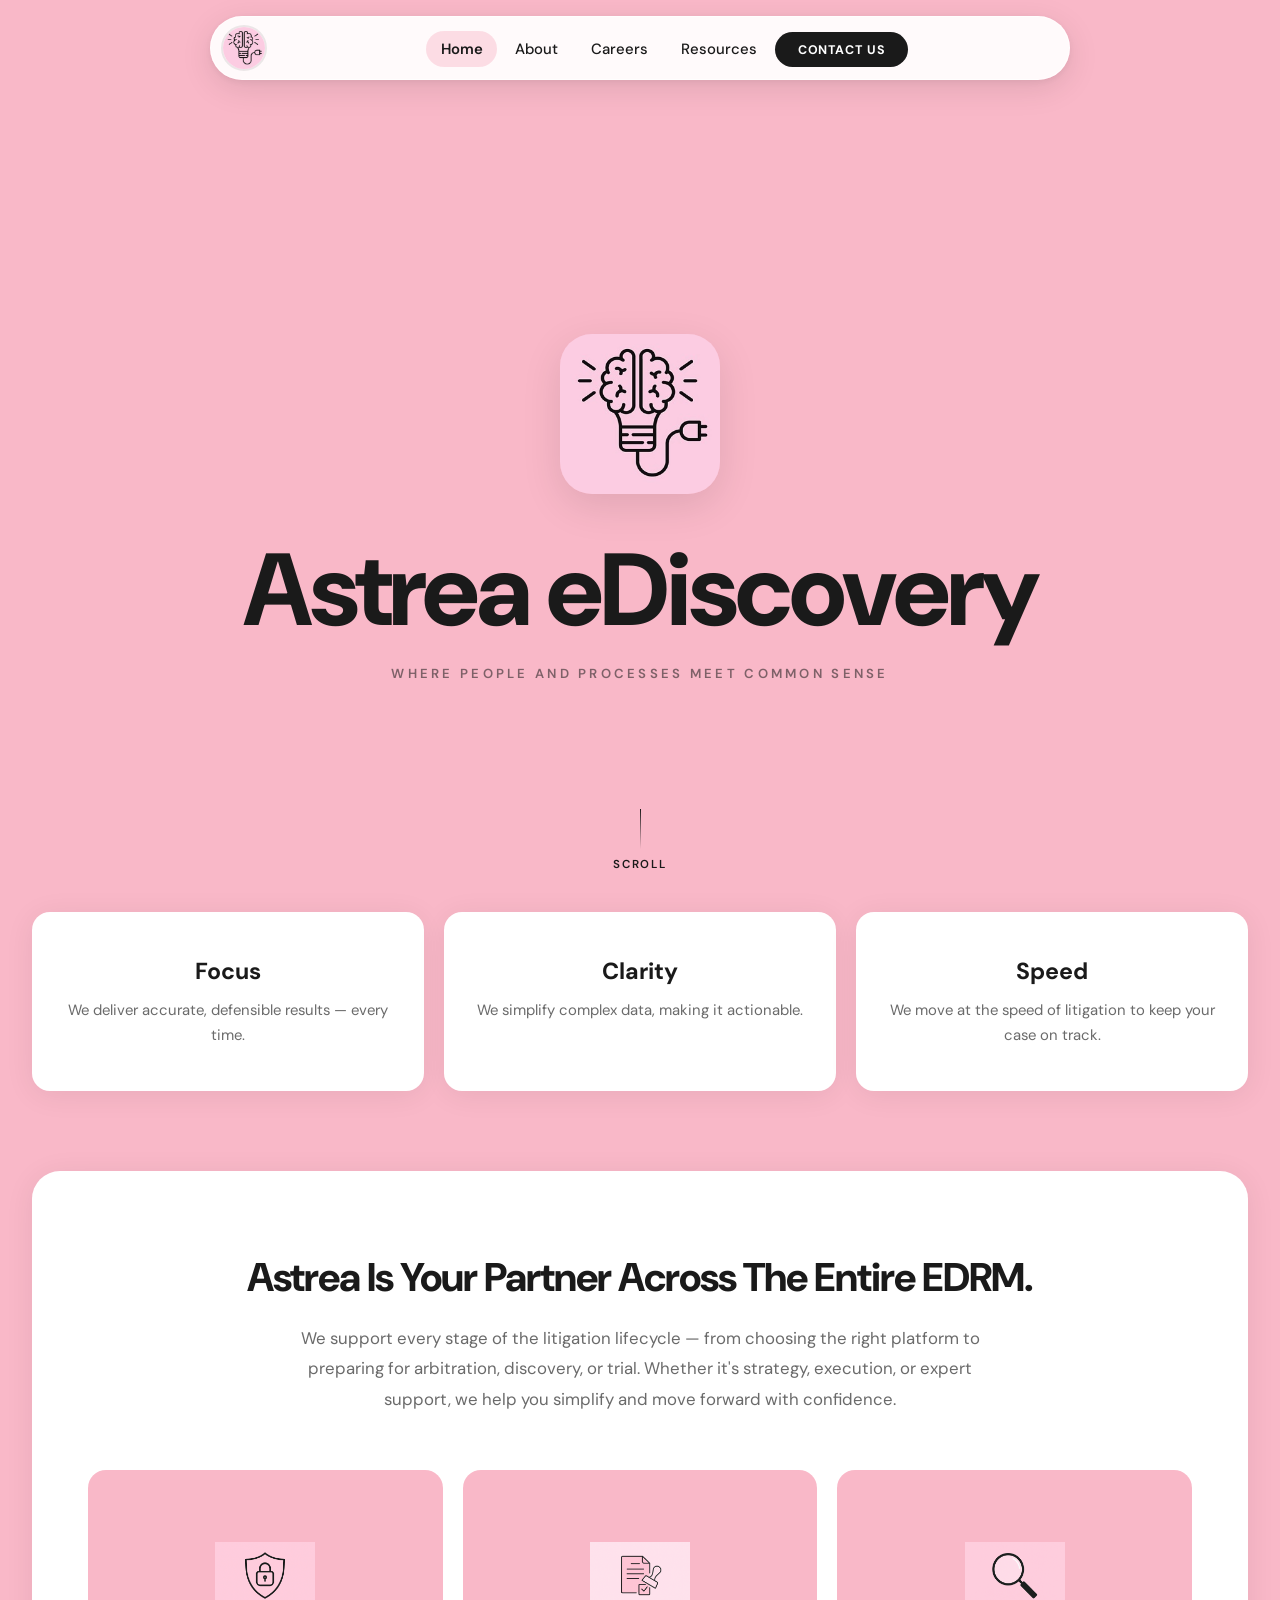
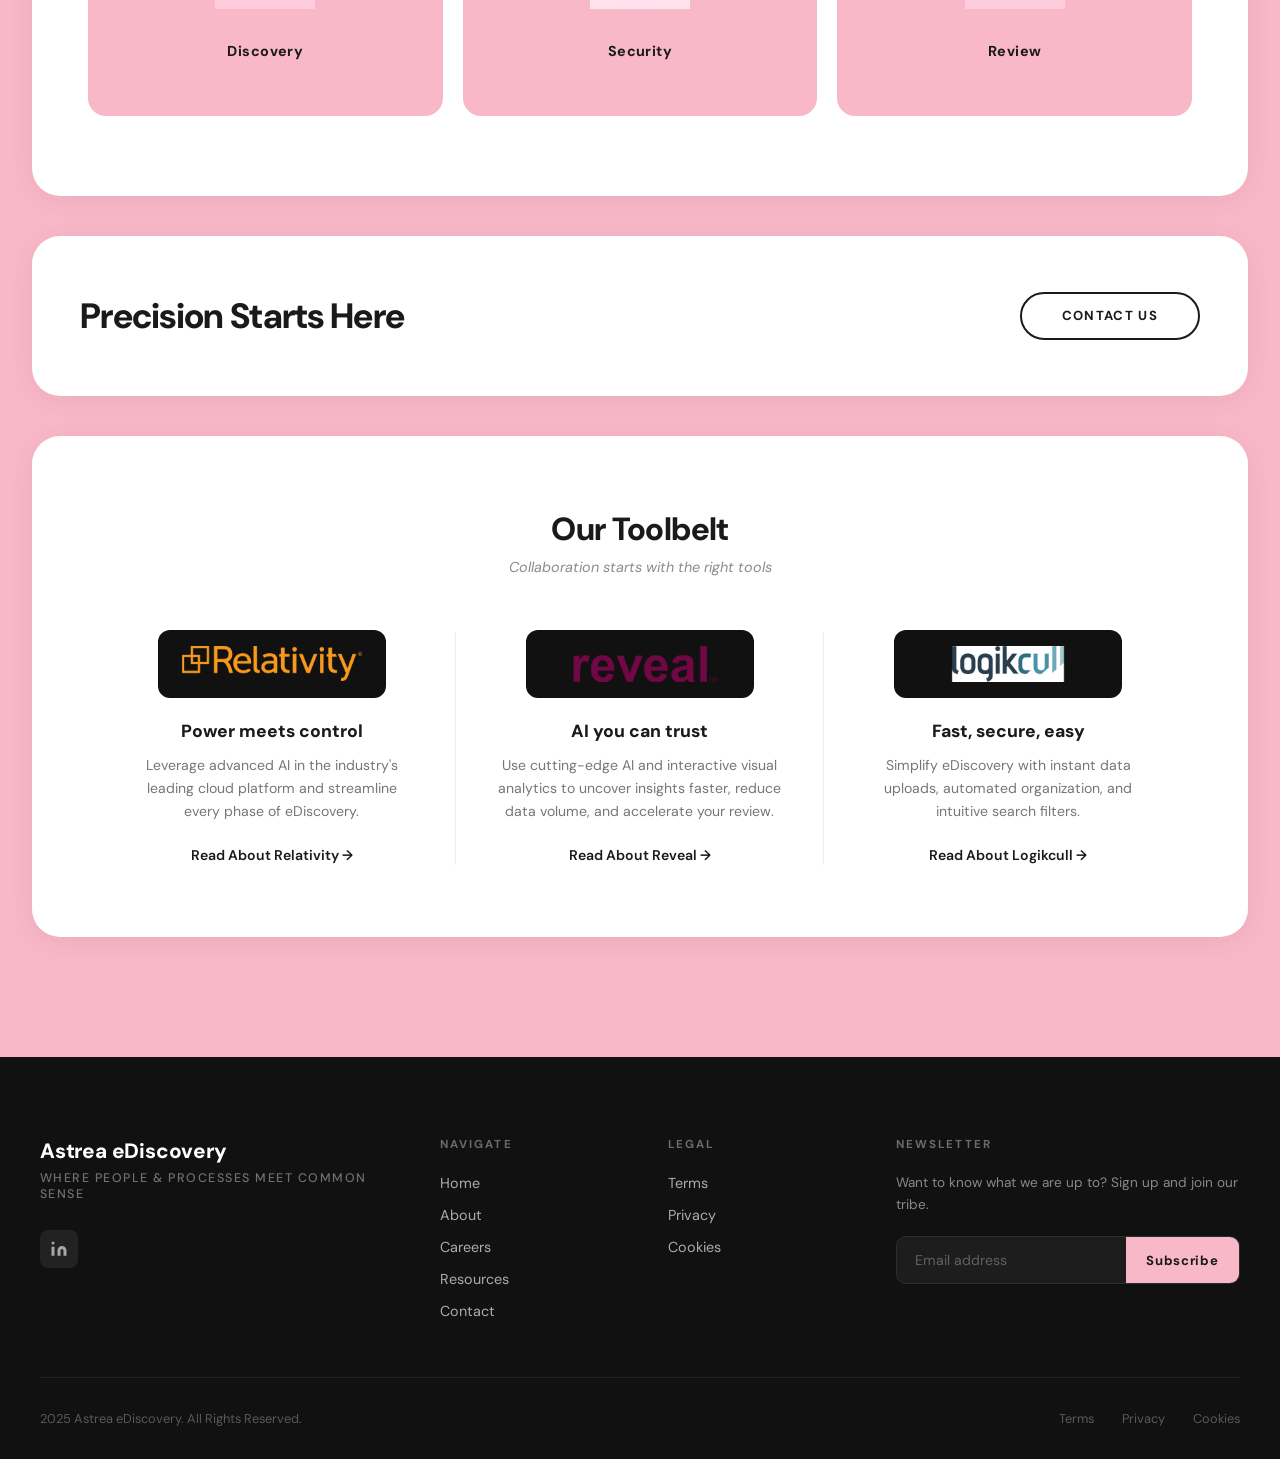
<file: index.html>
<!DOCTYPE html>
<html lang="en">
<head>
  <meta charset="UTF-8">
  <meta name="viewport" content="width=device-width, initial-scale=1.0">
  <title>Astrea eDiscovery — Where People and Processes Meet Common Sense</title>
  <link rel="icon" type="image/png" href="images/favicon.png">
  <link rel="stylesheet" href="css/style.css">
  <style>
    .tool-logo-dark {
      background: #111;
      border-radius: 12px;
      padding: 1rem 1.5rem;
      display: flex;
      align-items: center;
      justify-content: center;
      min-width: 200px;
      height: 68px;
    }

    /* ── PAGE-SPECIFIC ─────────────────────── */

    /* Hero */
    .hero {
      min-height: calc(100vh - 76px);
      display: flex;
      flex-direction: column;
      align-items: center;
      justify-content: center;
      text-align: center;
      padding: 5rem 2rem 4rem;
      position: relative;
    }

    .hero-icon {
      margin-bottom: 2.5rem;
      animation: float 4s ease-in-out infinite;
    }

    @keyframes float {
      0%, 100% { transform: translateY(0); }
      50%       { transform: translateY(-12px); }
    }

    .hero h1 {
      font-size: clamp(3.2rem, 8vw, 6.5rem);
      font-weight: 800;
      letter-spacing: -0.03em;
      line-height: 1;
      margin-bottom: 1.5rem;
      opacity: 0;
      animation: heroFade 0.8s 0.2s ease forwards;
    }

    .hero-tag {
      font-size: 0.82rem;
      letter-spacing: 0.25em;
      text-transform: uppercase;
      font-weight: 600;
      color: rgba(26,26,26,0.55);
      opacity: 0;
      animation: heroFade 0.8s 0.45s ease forwards;
    }

    @keyframes heroFade {
      from { opacity: 0; transform: translateY(16px); }
      to   { opacity: 1; transform: translateY(0); }
    }

    .hero-scroll {
      position: absolute;
      bottom: 2.5rem;
      left: 0;
      right: 0;
      display: flex;
      flex-direction: column;
      align-items: center;
      justify-content: center;
      gap: 0.5rem;
      opacity: 0.45;
      animation: heroFade 1s 1s ease forwards;
    }

    .hero-scroll span {
      font-size: 0.72rem;
      letter-spacing: 0.15em;
      text-transform: uppercase;
      font-weight: 600;
    }

    .scroll-line {
      width: 1px;
      height: 40px;
      background: linear-gradient(to bottom, var(--dark), transparent);
      animation: scrollPulse 1.6s ease-in-out infinite;
    }

    @keyframes scrollPulse {
      0%, 100% { opacity: 0.4; transform: scaleY(1); }
      50%       { opacity: 1;   transform: scaleY(1.2); }
    }

    /* Values */
    .values-section {
      padding: 0 2rem 2.5rem;
    }

    .values-grid {
      max-width: 1240px;
      margin: 0 auto;
      display: grid;
      grid-template-columns: repeat(3, 1fr);
      gap: 1.25rem;
    }

    .value-card {
      background: var(--white);
      border-radius: var(--radius-md);
      padding: 2.75rem 2rem;
      text-align: center;
      box-shadow: var(--shadow-card);
      transition: transform var(--transition), box-shadow var(--transition);
      cursor: default;
    }

    .value-card:hover {
      transform: translateY(-5px);
      box-shadow: var(--shadow-lift);
    }

    .value-card h3 {
      font-size: 1.45rem;
      font-weight: 700;
      margin-bottom: 0.75rem;
    }

    .value-card p {
      font-size: 0.93rem;
      line-height: 1.65;
      color: rgba(26,26,26,0.65);
    }

    /* EDRM */
    .edrm-section {
      padding: 2.5rem 2rem;
    }

    .edrm-inner {
      max-width: 1240px;
      margin: 0 auto;
      background: var(--white);
      border-radius: var(--radius-lg);
      padding: 5rem 3.5rem;
      text-align: center;
      box-shadow: var(--shadow-card);
    }

    .edrm-inner h2 {
      font-size: clamp(1.7rem, 3.5vw, 2.5rem);
      font-weight: 800;
      letter-spacing: -0.025em;
      margin-bottom: 1.25rem;
    }

    .edrm-inner .lead {
      font-size: 1.05rem;
      line-height: 1.8;
      color: rgba(26,26,26,0.65);
      max-width: 680px;
      margin: 0 auto 3.5rem;
    }

    .edrm-icons {
      display: grid;
      grid-template-columns: repeat(3, 1fr);
      gap: 1.25rem;
    }

    .edrm-icon-tile {
      background: var(--pink);
      border-radius: var(--radius-md);
      padding: 3.5rem 2rem;
      display: flex;
      flex-direction: column;
      align-items: center;
      gap: 1rem;
      transition: transform var(--transition);
    }

    .edrm-icon-tile:hover { transform: translateY(-4px); }

    .edrm-icon-tile span {
      font-weight: 700;
      font-size: 0.9rem;
      letter-spacing: 0.03em;
    }

    /* CTA Banner */
    .cta-section {
      padding: 0 2rem 2.5rem;
    }

    .cta-inner {
      max-width: 1240px;
      margin: 0 auto;
      background: var(--white);
      border-radius: var(--radius-lg);
      padding: 3.5rem 3rem;
      display: flex;
      align-items: center;
      justify-content: space-between;
      gap: 2rem;
      box-shadow: var(--shadow-card);
    }

    .cta-inner h2 {
      font-size: clamp(1.6rem, 3vw, 2.2rem);
      font-weight: 800;
      letter-spacing: -0.02em;
    }

    /* Toolbelt */
    .toolbelt-section {
      padding: 0 2rem 2.5rem;
    }

    .toolbelt-inner {
      max-width: 1240px;
      margin: 0 auto;
      background: var(--white);
      border-radius: var(--radius-lg);
      padding: 4.5rem 3.5rem;
      box-shadow: var(--shadow-card);
    }

    .toolbelt-header {
      text-align: center;
      margin-bottom: 3.5rem;
    }

    .toolbelt-header h2 {
      font-size: 2rem;
      font-weight: 800;
      letter-spacing: -0.02em;
      margin-bottom: 0.5rem;
    }

    .toolbelt-header p {
      font-size: 0.9rem;
      font-style: italic;
      color: rgba(26,26,26,0.5);
    }

    .toolbelt-grid {
      display: grid;
      grid-template-columns: repeat(3, 1fr);
      gap: 0;
    }

    .tool-item {
      padding: 0 2.5rem;
      text-align: center;
      border-right: 1px solid rgba(0,0,0,0.07);
    }

    .tool-item:last-child { border-right: none; }

    .tool-logo-area {
      height: 64px;
      display: flex;
      align-items: center;
      justify-content: center;
      margin-bottom: 1.5rem;
    }

    .tool-logo-relativity {
      font-size: 1.5rem;
      font-weight: 800;
      color: #E8820C;
      display: flex;
      align-items: center;
      gap: 0.4rem;
    }

    .tool-logo-reveal {
      font-size: 2rem;
      font-weight: 900;
      font-style: italic;
      color: #6B1F6B;
      letter-spacing: -0.03em;
    }

    .tool-logo-logikcull {
      font-size: 1.45rem;
      font-weight: 700;
      color: #1B3A5C;
      letter-spacing: -0.03em;
    }

    .tool-item h3 {
      font-size: 1.1rem;
      font-weight: 800;
      margin-bottom: 0.75rem;
    }

    .tool-item p {
      font-size: 0.88rem;
      line-height: 1.65;
      color: rgba(26,26,26,0.6);
      margin-bottom: 1.25rem;
    }

    .tool-link {
      font-size: 0.88rem;
      font-weight: 600;
      color: var(--dark);
      text-decoration: none;
      display: inline-flex;
      align-items: center;
      gap: 0.3rem;
      border-bottom: 1px solid transparent;
      transition: border-color var(--transition);
    }

    .tool-link:hover { border-color: var(--dark); }

    /* ── RESPONSIVE ─────────────────────────── */
    @media (max-width: 900px) {
      .values-grid,
      .edrm-icons,
      .toolbelt-grid { grid-template-columns: 1fr; }

      .tool-item { border-right: none; border-bottom: 1px solid rgba(0,0,0,0.07); padding: 2rem 1rem; }
      .tool-item:last-child { border-bottom: none; }

      .cta-inner { flex-direction: column; text-align: center; }

      .edrm-inner { padding: 3rem 1.5rem; }
      .toolbelt-inner { padding: 3rem 1.5rem; }
    }
  </style>
</head>
<body>

<!-- ═══════════════ NAV ═══════════════════ -->
<div id="site-header"></div>


<!-- ═══════════════ HERO ══════════════════ -->
<section class="hero">
  <div class="hero-icon">
    <img src="images/logo.jpg" alt="Astrea eDiscovery" style="width:160px;height:160px;object-fit:cover;border-radius:32px;box-shadow:0 12px 40px rgba(0,0,0,0.1);">
  </div>

  <h1>Astrea eDiscovery</h1>
  <p class="hero-tag">Where people and processes meet common sense</p>

  <div class="hero-scroll" aria-hidden="true">
    <div class="scroll-line"></div>
    <span>Scroll</span>
  </div>
</section>


<!-- ═══════════════ VALUES ════════════════ -->
<section class="values-section">
  <div class="values-grid">
    <div class="value-card reveal reveal-delay-1">
      <h3>Focus</h3>
      <p>We deliver accurate, defensible results — every time.</p>
    </div>
    <div class="value-card reveal reveal-delay-2">
      <h3>Clarity</h3>
      <p>We simplify complex data, making it actionable.</p>
    </div>
    <div class="value-card reveal reveal-delay-3">
      <h3>Speed</h3>
      <p>We move at the speed of litigation to keep your case on track.</p>
    </div>
  </div>
</section>


<!-- ═══════════════ EDRM ═════════════════ -->
<section class="edrm-section">
  <div class="edrm-inner reveal">
    <h2>Astrea Is Your Partner Across The Entire EDRM.</h2>
    <p class="lead">We support every stage of the litigation lifecycle — from choosing the right platform to preparing for arbitration, discovery, or trial. Whether it's strategy, execution, or expert support, we help you simplify and move forward with confidence.</p>

    <div class="edrm-icons">
      <!-- Search / Investigation -->
      <div class="edrm-icon-tile reveal reveal-delay-1">
        <img src="images/icon-search.png" alt="Discovery" style="width:100px;height:100px;object-fit:contain;">
        <span>Discovery</span>
      </div>
      <!-- Security / Shield -->
      <div class="edrm-icon-tile reveal reveal-delay-2">
        <img src="images/icon-security.png" alt="Security" style="width:100px;height:100px;object-fit:contain;">
        <span>Security</span>
      </div>
      <!-- Cloud / Review -->
      <div class="edrm-icon-tile reveal reveal-delay-3">
        <img src="images/icon-cloud.png" alt="Review" style="width:100px;height:100px;object-fit:contain;">
        <span>Review</span>
      </div>
    </div>
  </div>
</section>


<!-- ═══════════════ CTA ═══════════════════ -->
<section class="cta-section">
  <div class="cta-inner reveal">
    <h2>Precision Starts Here</h2>
    <a href="contact.html" class="btn-outline">Contact Us</a>
  </div>
</section>


<!-- ═══════════════ TOOLBELT ═════════════ -->
<section class="toolbelt-section">
  <div class="toolbelt-inner reveal">
    <div class="toolbelt-header">
      <h2>Our Toolbelt</h2>
      <p>Collaboration starts with the right tools</p>
    </div>

    <div class="toolbelt-grid">
      <div class="tool-item">
        <div class="tool-logo-area">
          <div class="tool-logo-dark">
            <img src="images/logo-relativity.png" alt="Relativity" style="max-width:180px;max-height:42px;object-fit:contain;">
          </div>
        </div>
        <h3>Power meets control</h3>
        <p>Leverage advanced AI in the industry's leading cloud platform and streamline every phase of eDiscovery.</p>
        <a href="#" class="tool-link">Read About Relativity →</a>
      </div>

      <div class="tool-item">
        <div class="tool-logo-area">
          <div class="tool-logo-dark">
            <img src="images/logo-reveal.png" alt="Reveal" style="max-width:180px;max-height:42px;object-fit:contain;">
          </div>
        </div>
        <h3>AI you can trust</h3>
        <p>Use cutting-edge AI and interactive visual analytics to uncover insights faster, reduce data volume, and accelerate your review.</p>
        <a href="#" class="tool-link">Read About Reveal →</a>
      </div>

      <div class="tool-item">
        <div class="tool-logo-area">
          <div class="tool-logo-dark">
            <img src="images/logo-logikcull.png" alt="Logikcull" style="max-width:180px;max-height:42px;object-fit:contain;">
          </div>
        </div>
        <h3>Fast, secure, easy</h3>
        <p>Simplify eDiscovery with instant data uploads, automated organization, and intuitive search filters.</p>
        <a href="#" class="tool-link">Read About Logikcull →</a>
      </div>
    </div>
  </div>
</section>


<!-- ═══════════════ FOOTER ════════════════ -->
<div id="site-footer"></div>

<!-- ═══════════════ NEWSLETTER POPUP ════ -->
<div class="nl-overlay" id="nlOverlay">
  <div class="nl-modal" id="nlModal">

    <button class="nl-close" id="nlClose" aria-label="Close">
      <svg width="14" height="14" viewBox="0 0 14 14" fill="none">
        <line x1="1" y1="1" x2="13" y2="13" stroke="currentColor" stroke-width="2.2" stroke-linecap="round"/>
        <line x1="13" y1="1" x2="1" y2="13" stroke="currentColor" stroke-width="2.2" stroke-linecap="round"/>
      </svg>
    </button>

    <!-- Left side — brand -->
    <div class="nl-left">
      <img src="images/logo.jpg" alt="Astrea eDiscovery" class="nl-logo">
      <h2 class="nl-heading">Stay in the loop.</h2>
      <p class="nl-sub">eDiscovery insights, platform updates, and industry news — straight to your inbox.</p>
      <ul class="nl-perks">
        <li>✦ No spam, ever</li>
        <li>✦ Unsubscribe anytime</li>
        <li>✦ Join our tribe</li>
      </ul>
    </div>

    <!-- Right side — form -->
    <div class="nl-right">
      <div class="nl-eyebrow">Newsletter</div>
      <p class="nl-right-sub">Be the first to know what we're up to.</p>

      <div class="nl-input-wrap">
        <input type="text" id="nlName" placeholder="Your name" class="nl-input">
      </div>
      <div class="nl-input-wrap">
        <input type="email" id="nlEmail" placeholder="Email address" class="nl-input">
      </div>

      <button class="nl-btn" id="nlSubmit">Subscribe →</button>

      <div class="nl-success" id="nlSuccess">
        <div class="nl-success-icon">🎉</div>
        <div class="nl-success-text">You're in! Welcome to the tribe.</div>
      </div>

      <button class="nl-skip" id="nlSkip">No thanks, maybe later</button>
    </div>

  </div>
</div>

<style>
  /* ── Newsletter Popup ───────────────────── */
  .nl-overlay {
    position: fixed;
    inset: 0;
    background: rgba(10, 10, 10, 0.55);
    z-index: 9000;
    display: flex;
    align-items: center;
    justify-content: center;
    padding: 1.5rem;
    backdrop-filter: blur(6px);
    opacity: 0;
    visibility: hidden;
    transition: opacity 0.4s ease, visibility 0.4s ease;
  }

  .nl-overlay.open {
    opacity: 1;
    visibility: visible;
  }

  .nl-modal {
    background: white;
    border-radius: 28px;
    max-width: 820px;
    width: 100%;
    display: grid;
    grid-template-columns: 1fr 1fr;
    overflow: hidden;
    position: relative;
    transform: scale(0.88) translateY(24px);
    transition: transform 0.45s cubic-bezier(0.34, 1.56, 0.64, 1);
    box-shadow: 0 32px 80px rgba(0,0,0,0.18);
  }

  .nl-overlay.open .nl-modal {
    transform: scale(1) translateY(0);
  }

  /* Close button */
  .nl-close {
    position: absolute;
    top: 1.1rem;
    right: 1.1rem;
    width: 32px;
    height: 32px;
    background: rgba(0,0,0,0.08);
    border: none;
    border-radius: 50%;
    display: flex;
    align-items: center;
    justify-content: center;
    cursor: pointer;
    color: #555;
    z-index: 10;
    transition: background 0.2s, transform 0.2s;
  }
  .nl-close:hover {
    background: rgba(0,0,0,0.15);
    transform: rotate(90deg);
  }

  /* Left panel */
  .nl-left {
    background: var(--pink);
    padding: 3rem 2.5rem;
    display: flex;
    flex-direction: column;
    justify-content: center;
  }

  .nl-logo {
    width: 56px;
    height: 56px;
    border-radius: 14px;
    object-fit: cover;
    margin-bottom: 1.75rem;
    box-shadow: 0 4px 16px rgba(0,0,0,0.1);
  }

  .nl-heading {
    font-size: 2rem;
    font-weight: 800;
    letter-spacing: -0.03em;
    line-height: 1.1;
    margin-bottom: 0.85rem;
    color: var(--dark);
  }

  .nl-sub {
    font-size: 0.9rem;
    line-height: 1.7;
    color: rgba(26,26,26,0.7);
    margin-bottom: 1.75rem;
  }

  .nl-perks {
    list-style: none;
    display: flex;
    flex-direction: column;
    gap: 0.5rem;
  }

  .nl-perks li {
    font-size: 0.82rem;
    font-weight: 600;
    color: rgba(26,26,26,0.6);
    letter-spacing: 0.02em;
  }

  /* Right panel */
  .nl-right {
    padding: 3rem 2.5rem;
    display: flex;
    flex-direction: column;
    justify-content: center;
    background: white;
  }

  .nl-eyebrow {
    font-size: 0.7rem;
    font-weight: 700;
    letter-spacing: 0.2em;
    text-transform: uppercase;
    color: rgba(26,26,26,0.35);
    margin-bottom: 0.5rem;
  }

  .nl-right-sub {
    font-size: 0.88rem;
    color: rgba(26,26,26,0.55);
    margin-bottom: 1.75rem;
    line-height: 1.5;
  }

  .nl-input-wrap {
    margin-bottom: 0.75rem;
  }

  .nl-input {
    width: 100%;
    border: 2px solid rgba(0,0,0,0.1);
    border-radius: 10px;
    padding: 0.8rem 1rem;
    font-family: 'DM Sans', sans-serif;
    font-size: 0.92rem;
    color: var(--dark);
    outline: none;
    transition: border-color 0.2s;
    background: #fafafa;
  }

  .nl-input:focus {
    border-color: var(--pink-dark);
    background: white;
  }

  .nl-btn {
    width: 100%;
    background: var(--dark);
    color: white;
    border: none;
    border-radius: 10px;
    padding: 0.9rem;
    font-family: 'DM Sans', sans-serif;
    font-size: 0.95rem;
    font-weight: 700;
    cursor: pointer;
    margin-top: 0.25rem;
    margin-bottom: 1rem;
    transition: background 0.2s, transform 0.2s;
  }

  .nl-btn:hover {
    background: #333;
    transform: translateY(-1px);
  }

  /* Success state */
  .nl-success {
    display: none;
    flex-direction: column;
    align-items: center;
    text-align: center;
    padding: 1rem 0;
    gap: 0.5rem;
  }

  .nl-success-icon { font-size: 2.5rem; }

  .nl-success-text {
    font-size: 0.95rem;
    font-weight: 600;
    color: var(--dark);
  }

  .nl-skip {
    background: none;
    border: none;
    font-family: 'DM Sans', sans-serif;
    font-size: 0.78rem;
    color: rgba(26,26,26,0.35);
    cursor: pointer;
    text-align: center;
    width: 100%;
    padding: 0.25rem;
    transition: color 0.2s;
  }

  .nl-skip:hover { color: rgba(26,26,26,0.65); }

  /* Responsive */
  @media (max-width: 640px) {
    .nl-modal {
      grid-template-columns: 1fr;
      max-height: 90vh;
      overflow-y: auto;
      border-radius: 20px;
    }
    .nl-left { padding: 2rem 1.75rem 1.5rem; }
    .nl-right { padding: 1.5rem 1.75rem 2rem; }
    .nl-heading { font-size: 1.6rem; }
  }
</style>

<script src="js/components.js"></script>
<script>
  // Show popup once per session — after 3 seconds
  (function () {
    var STORAGE_KEY = 'astrea_nl_dismissed';

    // Don't show if already dismissed this session
    if (sessionStorage.getItem(STORAGE_KEY)) return;

    var overlay = document.getElementById('nlOverlay');
    var closeBtn = document.getElementById('nlClose');
    var skipBtn  = document.getElementById('nlSkip');
    var submitBtn = document.getElementById('nlSubmit');
    var success  = document.getElementById('nlSuccess');
    var emailInput = document.getElementById('nlEmail');
    var nameInput  = document.getElementById('nlName');

    function openPopup() {
      overlay.classList.add('open');
    }

    function closePopup() {
      overlay.classList.remove('open');
      sessionStorage.setItem(STORAGE_KEY, '1');
    }

    // Open after 3 seconds
    setTimeout(openPopup, 3000);

    // Close on X button
    closeBtn.addEventListener('click', closePopup);

    // Close on skip
    skipBtn.addEventListener('click', closePopup);

    // Close on backdrop click
    overlay.addEventListener('click', function (e) {
      if (e.target === overlay) closePopup();
    });

    // Close on ESC
    document.addEventListener('keydown', function (e) {
      if (e.key === 'Escape') closePopup();
    });

    // Submit
    submitBtn.addEventListener('click', function () {
      var email = emailInput.value.trim();
      if (!email || !email.includes('@')) {
        emailInput.style.borderColor = '#ff6b6b';
        emailInput.focus();
        setTimeout(function () {
          emailInput.style.borderColor = '';
        }, 2000);
        return;
      }

      // Show success
      nameInput.style.display  = 'none';
      emailInput.style.display = 'none';
      submitBtn.style.display  = 'none';
      skipBtn.style.display    = 'none';
      document.querySelector('.nl-eyebrow').style.display   = 'none';
      document.querySelector('.nl-right-sub').style.display = 'none';
      success.style.display = 'flex';

      // Auto-close after 2.5s
      setTimeout(closePopup, 2500);
    });

  })();
</script>
</body>
</html>
</file>
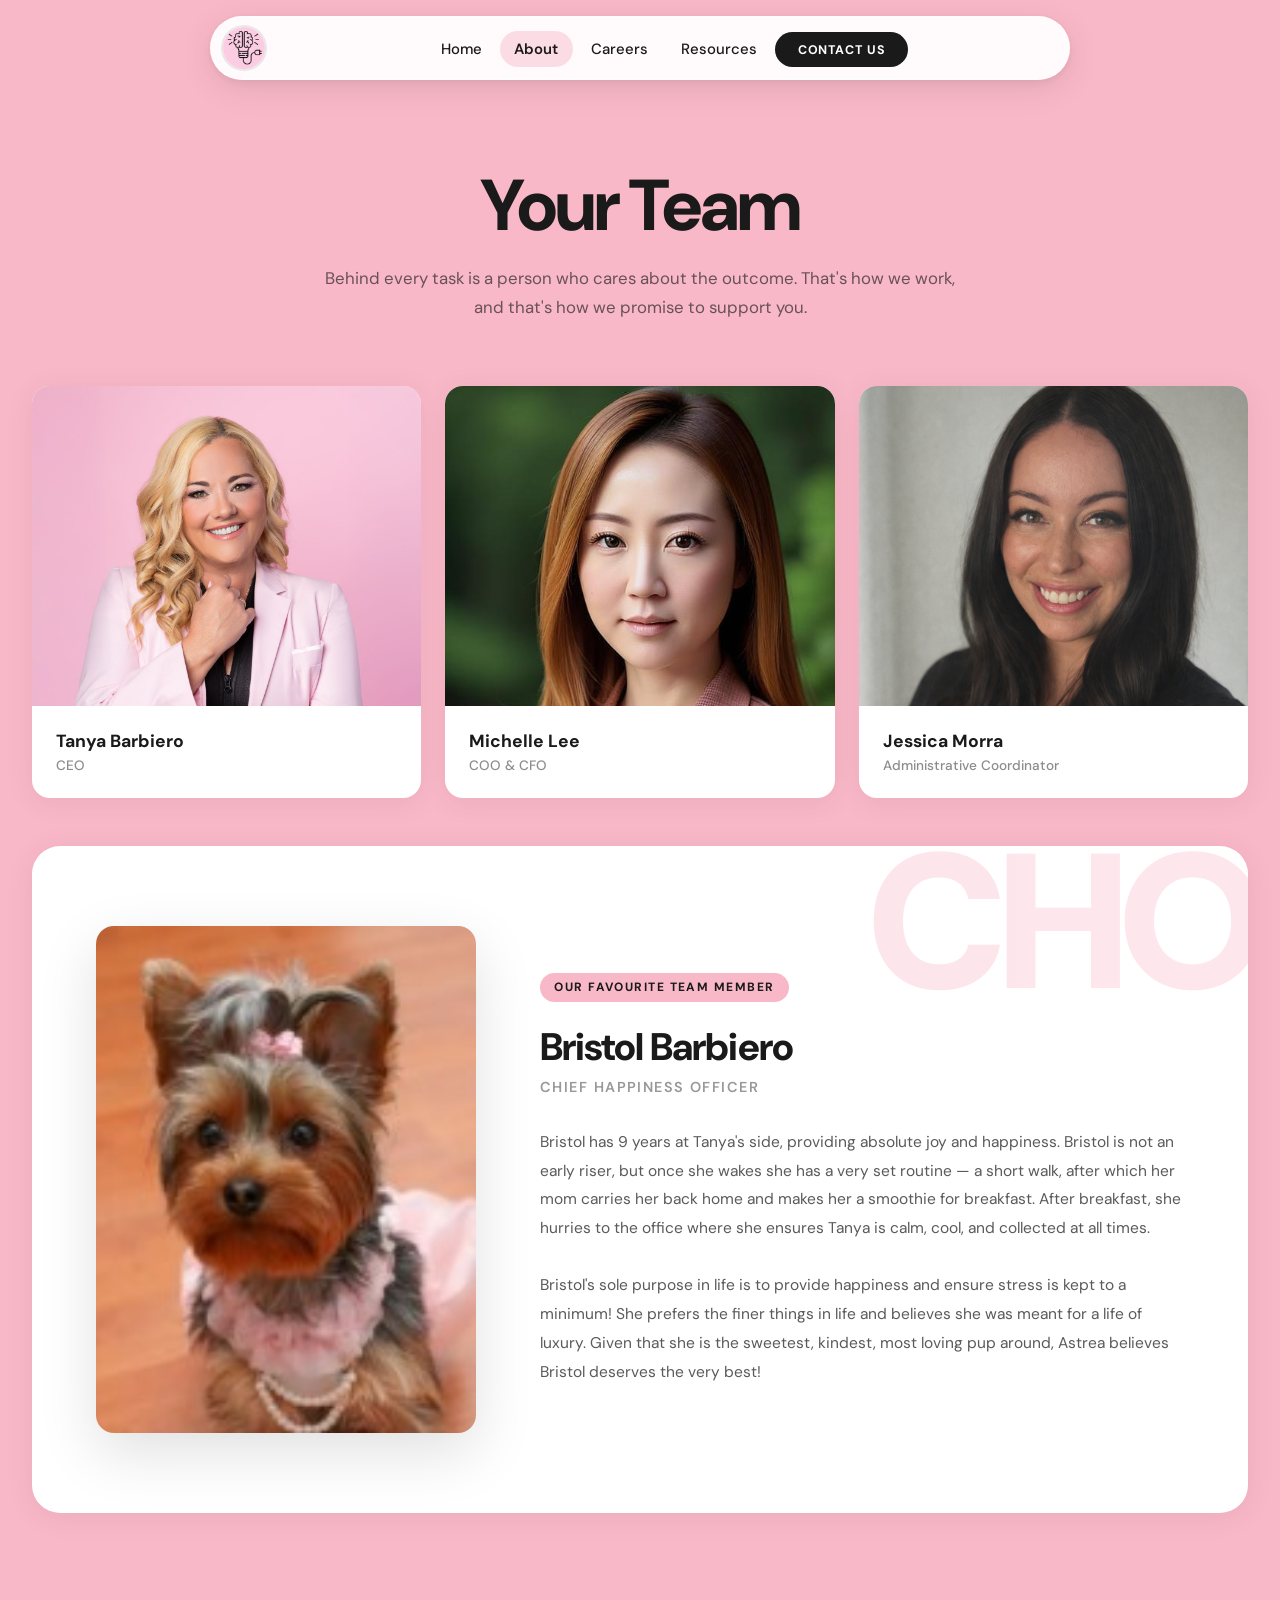
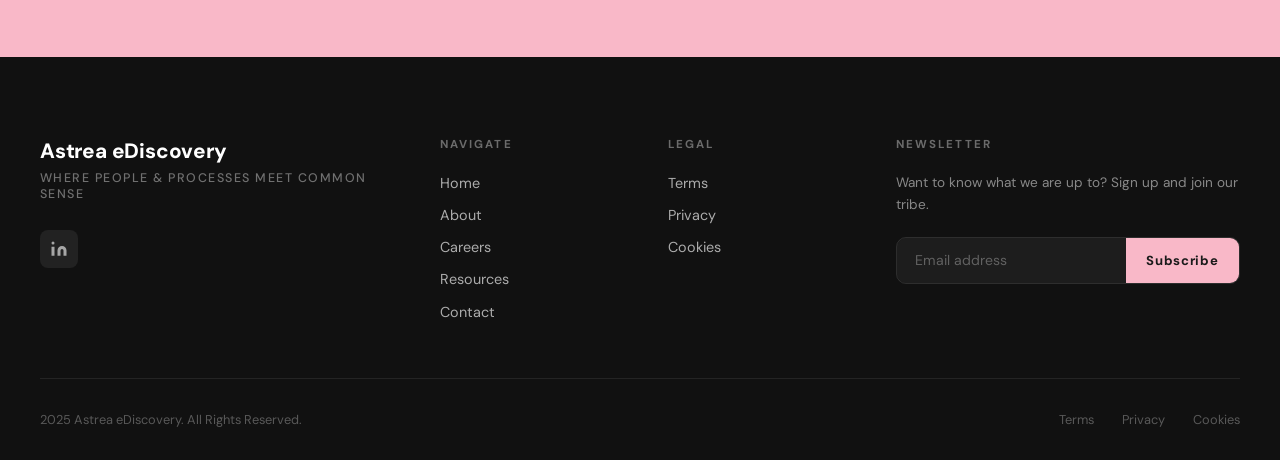
<file: about.html>
<!DOCTYPE html>
<html lang="en">
<head>
  <meta charset="UTF-8">
  <meta name="viewport" content="width=device-width, initial-scale=1.0">
  <title>About — Astrea eDiscovery</title>
  <link rel="icon" type="image/png" href="images/favicon.png">
  <link rel="stylesheet" href="css/style.css">
  <style>
    /* ── ABOUT PAGE ────────────────────────── */

    .page-hero {
      padding: 5rem 2rem 4rem;
      text-align: center;
      max-width: 700px;
      margin: 0 auto;
    }

    .page-hero h1 {
      font-size: clamp(2.8rem, 6vw, 4.5rem);
      font-weight: 800;
      letter-spacing: -0.03em;
      line-height: 1.05;
      margin-bottom: 1.25rem;
      opacity: 0;
      animation: heroFade 0.7s 0.1s ease forwards;
    }

    .page-hero p {
      font-size: 1.05rem;
      line-height: 1.75;
      color: rgba(26,26,26,0.65);
      opacity: 0;
      animation: heroFade 0.7s 0.3s ease forwards;
    }

    @keyframes heroFade {
      from { opacity: 0; transform: translateY(14px); }
      to   { opacity: 1; transform: translateY(0); }
    }

    /* ── TEAM GRID ──────────────────────────── */
    .team-section {
      padding: 0 2rem 3rem;
    }

    .team-grid {
      max-width: 1240px;
      margin: 0 auto;
      display: grid;
      grid-template-columns: repeat(3, 1fr);
      gap: 1.5rem;
    }

    .team-card {
      background: var(--white);
      border-radius: var(--radius-md);
      overflow: hidden;
      cursor: pointer;
      transition: transform var(--transition), box-shadow var(--transition);
      box-shadow: var(--shadow-card);
      position: relative;
    }

    .team-card:hover {
      transform: translateY(-6px);
      box-shadow: var(--shadow-lift);
    }

    .team-card:hover .card-overlay {
      opacity: 1;
    }

    .card-img-wrap {
      position: relative;
      height: 320px;
      overflow: hidden;
      background: var(--pink-light);
    }

    .card-img-wrap img {
      width: 100%;
      height: 100%;
      object-fit: cover;
      object-position: top center;
      transition: transform 0.5s ease;
    }

    .team-card:hover .card-img-wrap img {
      transform: scale(1.04);
    }

    .card-overlay {
      position: absolute;
      inset: 0;
      background: linear-gradient(to top, rgba(26,26,26,0.55) 0%, transparent 60%);
      opacity: 0;
      transition: opacity var(--transition);
      display: flex;
      align-items: flex-end;
      padding: 1.5rem;
    }

    .card-overlay span {
      color: white;
      font-weight: 700;
      font-size: 0.85rem;
      letter-spacing: 0.08em;
      text-transform: uppercase;
    }

    .card-info {
      padding: 1.5rem;
    }

    .card-info h3 {
      font-size: 1.1rem;
      font-weight: 700;
      margin-bottom: 0.3rem;
    }

    .card-info .role {
      font-size: 0.85rem;
      font-weight: 500;
      color: rgba(26,26,26,0.5);
    }

    /* ── MODAL ──────────────────────────────── */
    .modal-overlay {
      position: fixed;
      inset: 0;
      background: rgba(10,10,10,0.65);
      z-index: 1000;
      display: flex;
      align-items: center;
      justify-content: center;
      padding: 2rem;
      opacity: 0;
      visibility: hidden;
      transition: opacity 0.35s ease, visibility 0.35s ease;
      backdrop-filter: blur(4px);
    }

    .modal-overlay.open {
      opacity: 1;
      visibility: visible;
    }

    .modal {
      background: var(--white);
      border-radius: var(--radius-lg);
      max-width: 900px;
      width: 100%;
      max-height: 90vh;
      overflow: hidden;
      display: grid;
      grid-template-columns: 340px 1fr;
      transform: scale(0.9) translateY(20px);
      transition: transform 0.35s cubic-bezier(0.34,1.56,0.64,1);
      position: relative;
    }

    .modal-overlay.open .modal {
      transform: scale(1) translateY(0);
    }

    .modal-img {
      background: var(--pink-light);
      overflow: hidden;
    }

    .modal-img img {
      width: 100%;
      height: 100%;
      object-fit: cover;
      object-position: top center;
    }

    .modal-body {
      padding: 3rem 2.5rem;
      overflow-y: auto;
      display: flex;
      flex-direction: column;
      justify-content: center;
    }

    .modal-close {
      position: absolute;
      top: 1.25rem;
      right: 1.25rem;
      width: 36px;
      height: 36px;
      background: var(--dark);
      border: none;
      border-radius: 50%;
      display: flex;
      align-items: center;
      justify-content: center;
      cursor: pointer;
      color: white;
      transition: background var(--transition), transform var(--transition);
      z-index: 10;
    }

    .modal-close:hover {
      background: #444;
      transform: rotate(90deg);
    }

    .modal-name {
      font-size: 2rem;
      font-weight: 800;
      letter-spacing: -0.02em;
      margin-bottom: 0.35rem;
    }

    .modal-role {
      font-size: 0.9rem;
      font-weight: 600;
      letter-spacing: 0.08em;
      text-transform: uppercase;
      color: rgba(26,26,26,0.45);
      margin-bottom: 2rem;
      padding-bottom: 2rem;
      border-bottom: 1px solid rgba(0,0,0,0.07);
    }

    .modal-bio {
      font-size: 0.95rem;
      line-height: 1.8;
      color: rgba(26,26,26,0.75);
    }

    /* ── CHO SECTION ────────────────────────── */
    .cho-section {
      padding: 0 2rem 4rem;
    }

    .cho-inner {
      max-width: 1240px;
      margin: 0 auto;
      background: var(--white);
      border-radius: var(--radius-lg);
      padding: 5rem 4rem;
      display: grid;
      grid-template-columns: 380px 1fr;
      gap: 4rem;
      align-items: center;
      box-shadow: var(--shadow-card);
      position: relative;
      overflow: hidden;
    }

    .cho-inner::before {
      content: 'CHO';
      position: absolute;
      top: -0.1em;
      right: -0.05em;
      font-size: 12rem;
      font-weight: 900;
      color: var(--pink);
      opacity: 0.35;
      letter-spacing: -0.05em;
      line-height: 1;
      pointer-events: none;
      user-select: none;
    }

    .cho-img {
      position: relative;
      z-index: 1;
    }

    .cho-img img {
      width: 100%;
      border-radius: var(--radius-md);
      object-fit: cover;
      aspect-ratio: 3/4;
      display: block;
      box-shadow: 0 20px 60px rgba(0,0,0,0.12);
    }

    /* Placeholder for CHO when no image */
    .cho-img-placeholder {
      width: 100%;
      aspect-ratio: 3/4;
      border-radius: var(--radius-md);
      background: var(--pink-light);
      display: flex;
      align-items: center;
      justify-content: center;
      font-size: 6rem;
    }

    .cho-content {
      position: relative;
      z-index: 1;
    }

    .cho-badge {
      display: inline-block;
      background: var(--pink);
      color: var(--dark);
      font-size: 0.75rem;
      font-weight: 700;
      letter-spacing: 0.12em;
      text-transform: uppercase;
      padding: 0.4rem 0.9rem;
      border-radius: 50px;
      margin-bottom: 1.25rem;
    }

    .cho-name {
      font-size: 2.4rem;
      font-weight: 800;
      letter-spacing: -0.025em;
      margin-bottom: 0.4rem;
    }

    .cho-title {
      font-size: 0.9rem;
      font-weight: 600;
      letter-spacing: 0.1em;
      text-transform: uppercase;
      color: rgba(26,26,26,0.45);
      margin-bottom: 2rem;
    }

    .cho-bio {
      font-size: 0.97rem;
      line-height: 1.85;
      color: rgba(26,26,26,0.72);
    }

    /* ── RESPONSIVE ─────────────────────────── */
    @media (max-width: 1024px) {
      .modal { grid-template-columns: 280px 1fr; }
    }

    @media (max-width: 900px) {
      .team-grid { grid-template-columns: repeat(2, 1fr); }
      .cho-inner {
        grid-template-columns: 1fr;
        padding: 3rem 2rem;
        gap: 2.5rem;
      }
      .cho-img { max-width: 320px; margin: 0 auto; }
      .cho-inner::before { font-size: 6rem; }
    }

    @media (max-width: 640px) {
      .team-grid { grid-template-columns: 1fr; }
      .modal {
        grid-template-columns: 1fr;
        grid-template-rows: 260px 1fr;
        max-height: 85vh;
      }
      .modal-img { height: 260px; }
      .modal-body { padding: 2rem 1.5rem; }
    }
  </style>
</head>
<body>

<!-- ═══════════════ NAV ═══════════════════ -->
<div id="site-header"></div>


<!-- ═══════════════ PAGE HERO ════════════ -->
<div class="page-hero">
  <h1>Your Team</h1>
  <p>Behind every task is a person who cares about the outcome. That's how we work, and that's how we promise to support you.</p>
</div>


<!-- ═══════════════ TEAM GRID ════════════ -->
<section class="team-section">
  <div class="team-grid">

    <!-- Tanya -->
    <div class="team-card reveal reveal-delay-1" onclick="openModal('tanya')">
      <div class="card-img-wrap">
        <img src="images/Tanya.jpeg" alt="Tanya Barbiero">
        <div class="card-overlay"><span>View Profile</span></div>
      </div>
      <div class="card-info">
        <h3>Tanya Barbiero</h3>
        <p class="role">CEO</p>
      </div>
    </div>

    <!-- Michelle -->
    <div class="team-card reveal reveal-delay-2" onclick="openModal('michelle')">
      <div class="card-img-wrap">
        <img src="images/michelle.jpg" alt="Michelle Lee">
        <div class="card-overlay"><span>View Profile</span></div>
      </div>
      <div class="card-info">
        <h3>Michelle Lee</h3>
        <p class="role">COO & CFO</p>
      </div>
    </div>

    <!-- Jessica -->
    <div class="team-card reveal reveal-delay-3" onclick="openModal('jessica')">
      <div class="card-img-wrap">
        <img src="images/Jessica.png" alt="Jessica Morra">
        <div class="card-overlay"><span>View Profile</span></div>
      </div>
      <div class="card-info">
        <h3>Jessica Morra</h3>
        <p class="role">Administrative Coordinator</p>
      </div>
    </div>

  </div>
</section>


<!-- ═══════════════ MODALS ════════════════ -->
<!-- Shared overlay — JS swaps content inside .modal -->
<div class="modal-overlay" id="modalOverlay" onclick="closeModalOnOverlay(event)">
  <div class="modal" id="modal" role="dialog" aria-modal="true">
    <div class="modal-img" id="modalImg">
      <!-- image injected by JS -->
    </div>
    <div class="modal-body">
      <button class="modal-close" onclick="closeModal()" aria-label="Close">
        <svg width="14" height="14" viewBox="0 0 14 14" fill="none">
          <line x1="1" y1="1" x2="13" y2="13" stroke="white" stroke-width="2.2" stroke-linecap="round"/>
          <line x1="13" y1="1" x2="1" y2="13" stroke="white" stroke-width="2.2" stroke-linecap="round"/>
        </svg>
      </button>
      <div id="modalName" class="modal-name"></div>
      <div id="modalRole" class="modal-role"></div>
      <div id="modalBio" class="modal-bio"></div>
    </div>
  </div>
</div>


<!-- ═══════════════ CHO SECTION ══════════ -->
<section class="cho-section">
  <div class="cho-inner reveal">

    <div class="cho-img">
      <img src="images/bristol.jpg" alt="Bristol Barbiero — Chief Happiness Officer" style="width:100%;border-radius:var(--radius-md);object-fit:cover;aspect-ratio:3/4;display:block;box-shadow:0 20px 60px rgba(0,0,0,0.12);">
    </div>

    <div class="cho-content">
      <span class="cho-badge">Our Favourite Team Member</span>
      <div class="cho-name">Bristol Barbiero</div>
      <div class="cho-title">Chief Happiness Officer</div>
      <p class="cho-bio">
        Bristol has 9 years at Tanya's side, providing absolute joy and happiness. Bristol is not an early riser, but once she wakes she has a very set routine — a short walk, after which her mom carries her back home and makes her a smoothie for breakfast. After breakfast, she hurries to the office where she ensures Tanya is calm, cool, and collected at all times.<br><br>
        Bristol's sole purpose in life is to provide happiness and ensure stress is kept to a minimum! She prefers the finer things in life and believes she was meant for a life of luxury. Given that she is the sweetest, kindest, most loving pup around, Astrea believes Bristol deserves the very best!
      </p>
    </div>

  </div>
</section>


<!-- ═══════════════ FOOTER ════════════════ -->
<div id="site-footer"></div>


<script src="js/components.js"></script>
<script>
  /* ══════════════════════════════════════════
     TEAM MEMBER DATA
     Fill in the real names, roles, bios, and
     photo paths for each team member here.
     ══════════════════════════════════════════ */
  const members = {
    tanya: {
      name:  'Tanya Barbiero',
      role:  'CEO',
      photo: 'images/Tanya.jpeg',
      bio:   'With more than 20 years of experience in leading law firms, Tanya has cultivated extensive trial expertise and a strong reputation in the legal community.\n\nCareer highlights include leading an eDiscovery team at a prominent law firm, where she spearheaded innovative strategies and solutions.\n\nFrequently sought after as a speaker, she has shared insights on legal practices and technology at numerous conferences, reflecting a commitment to advancing the field and supporting professional growth among peers.'
    },
    michelle: {
      name:  'Michelle Lee',
      role:  'COO & CFO',
      photo: 'images/michelle.jpg',
      bio:   'With 20 years of experience in the legal industry, including 13 years specializing in eDiscovery, Michelle brings a wealth of expertise to her dual role as CFO & COO. A Certified eDiscovery Specialist, she has worked both in private practice at a top-tier law firm and in-house as an eDiscovery lead, giving her a comprehensive understanding of the legal and operational aspects of discovery management.\n\nMichelle\'s background includes overseeing eDiscovery budgets, optimizing processes, and managing cross-functional teams that deliver technical and strategic support.\n\nHer career is defined by a commitment to operational excellence, innovation, and collaboration, ensuring that both client and organizational objectives are met with precision and efficiency.'
    },
    jessica: {
      name:  'Jessica Morra',
      role:  'Administrative Coordinator',
      photo: 'images/Jessica.png',
      bio:   'After a decade in the fast-paced automotive industry, Jessica transitioned into eDiscovery, bringing with her proven strengths in client experience, workflow management, and clear communication.\n\nWhile new to eDiscovery, Jessica is highly detail-oriented, quick to learn, and dedicated to supporting the team with precision and professionalism.\n\nWith a strong foundation in client communication, problem-solving, and detail-driven work, Jessica is looking forward to building a career in eDiscovery, where organization, accuracy, and trust are critical.'
    }
  };

  function openModal(id) {
    const m = members[id];
    if (!m) return;

    const imgEl = document.getElementById('modalImg');

    if (m.photo) {
      imgEl.innerHTML = `<img src="${m.photo}" alt="${m.name}">`;
    } else {
      imgEl.innerHTML = `<div style="
        width:100%;height:100%;background:var(--pink-light);
        display:flex;align-items:center;justify-content:center;
        font-size:6rem;">👩</div>`;
    }

    document.getElementById('modalName').textContent = m.name;
    document.getElementById('modalRole').textContent  = m.role;
    document.getElementById('modalBio').innerHTML = m.bio
      .split('\n\n')
      .map(p => `<p style="margin-bottom:1rem;">${p}</p>`)
      .join('');

    document.getElementById('modalOverlay').classList.add('open');
    document.body.style.overflow = 'hidden';
  }

  function closeModal() {
    document.getElementById('modalOverlay').classList.remove('open');
    document.body.style.overflow = '';
  }

  function closeModalOnOverlay(e) {
    if (e.target === document.getElementById('modalOverlay')) closeModal();
  }

  // ESC key closes modal
  document.addEventListener('keydown', e => {
    if (e.key === 'Escape') closeModal();
  });
</script>
</body>
</html>
</file>
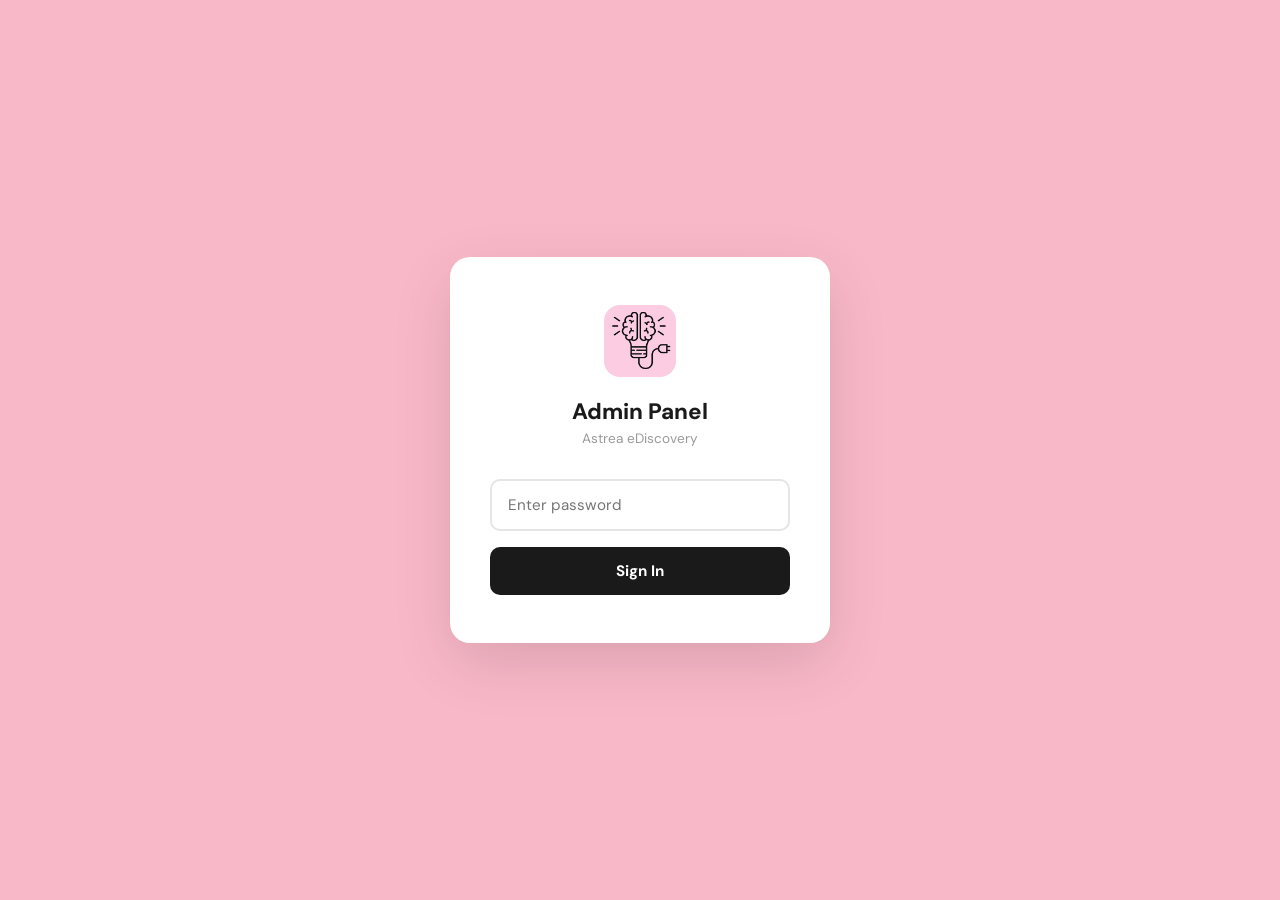
<file: admin.html>
<!DOCTYPE html>
<html lang="en">
<head>
  <meta charset="UTF-8">
  <meta name="viewport" content="width=device-width, initial-scale=1.0">
  <title>Admin — Astrea eDiscovery</title>
  <link rel="icon" type="image/png" href="images/favicon.png">
  <link rel="preconnect" href="https://fonts.googleapis.com">
  <link href="https://fonts.googleapis.com/css2?family=DM+Sans:opsz,wght@9..40,400;9..40,500;9..40,600;9..40,700;9..40,800&display=swap" rel="stylesheet">
  <style>
    *, *::before, *::after { margin: 0; padding: 0; box-sizing: border-box; }
    :root {
      --pink: #F9B8C8;
      --dark: #1a1a1a;
      --sidebar: #111111;
      --sidebar-w: 240px;
      --accent: #F9B8C8;
    }
    body { font-family: 'DM Sans', sans-serif; background: #f5f5f5; color: var(--dark); }

    /* ── LOGIN ─────────────────────────────── */
    #loginScreen {
      min-height: 100vh;
      display: flex;
      align-items: center;
      justify-content: center;
      background: var(--pink);
    }
    .login-card {
      background: white;
      border-radius: 20px;
      padding: 3rem 2.5rem;
      width: 380px;
      box-shadow: 0 20px 60px rgba(0,0,0,0.12);
      text-align: center;
    }
    .login-logo {
      width: 72px; height: 72px;
      border-radius: 16px;
      object-fit: cover;
      margin: 0 auto 1.25rem;
      display: block;
    }
    .login-card h1 { font-size: 1.4rem; font-weight: 800; margin-bottom: 0.3rem; }
    .login-card p { font-size: 0.85rem; color: rgba(0,0,0,0.4); margin-bottom: 2rem; }
    .login-input {
      width: 100%;
      border: 2px solid rgba(0,0,0,0.1);
      border-radius: 10px;
      padding: 0.85rem 1rem;
      font-family: 'DM Sans', sans-serif;
      font-size: 0.95rem;
      outline: none;
      transition: border-color 0.2s;
      margin-bottom: 1rem;
    }
    .login-input:focus { border-color: var(--dark); }
    .login-btn {
      width: 100%;
      background: var(--dark);
      color: white;
      border: none;
      border-radius: 10px;
      padding: 0.9rem;
      font-family: 'DM Sans', sans-serif;
      font-size: 0.95rem;
      font-weight: 700;
      cursor: pointer;
      transition: background 0.2s;
    }
    .login-btn:hover { background: #333; }
    .login-error { color: #e53e3e; font-size: 0.82rem; margin-top: 0.75rem; display: none; }

    /* ── ADMIN LAYOUT ──────────────────────── */
    #adminApp { display: none; min-height: 100vh; }

    .sidebar {
      position: fixed;
      left: 0; top: 0; bottom: 0;
      width: var(--sidebar-w);
      background: var(--sidebar);
      color: white;
      padding: 1.75rem 1.25rem;
      display: flex;
      flex-direction: column;
      z-index: 100;
    }
    .sidebar-logo {
      display: flex;
      align-items: center;
      gap: 0.75rem;
      margin-bottom: 2.5rem;
      padding-bottom: 1.5rem;
      border-bottom: 1px solid rgba(255,255,255,0.08);
    }
    .sidebar-logo img {
      width: 38px; height: 38px;
      border-radius: 8px; object-fit: cover;
    }
    .sidebar-logo span {
      font-size: 0.9rem; font-weight: 700;
      line-height: 1.2;
      color: white;
    }
    .sidebar-logo small { display: block; font-size: 0.7rem; color: rgba(255,255,255,0.35); font-weight: 400; }

    .nav-label {
      font-size: 0.65rem;
      font-weight: 700;
      letter-spacing: 0.15em;
      text-transform: uppercase;
      color: rgba(255,255,255,0.3);
      margin-bottom: 0.6rem;
      padding-left: 0.5rem;
    }
    .sidebar-nav { list-style: none; margin-bottom: 2rem; }
    .sidebar-nav li a {
      display: flex;
      align-items: center;
      gap: 0.65rem;
      padding: 0.65rem 0.75rem;
      border-radius: 8px;
      color: rgba(255,255,255,0.55);
      text-decoration: none;
      font-size: 0.88rem;
      font-weight: 500;
      transition: all 0.2s;
      margin-bottom: 0.1rem;
    }
    .sidebar-nav li a:hover { background: rgba(255,255,255,0.07); color: white; }
    .sidebar-nav li a.active { background: rgba(249,184,200,0.15); color: var(--pink); }
    .sidebar-nav li a .icon { font-size: 1rem; width: 18px; text-align: center; }

    .sidebar-footer {
      margin-top: auto;
      border-top: 1px solid rgba(255,255,255,0.08);
      padding-top: 1.25rem;
    }
    .logout-btn {
      width: 100%;
      background: rgba(255,255,255,0.06);
      border: none;
      border-radius: 8px;
      padding: 0.65rem 0.75rem;
      color: rgba(255,255,255,0.5);
      font-family: 'DM Sans', sans-serif;
      font-size: 0.85rem;
      font-weight: 500;
      cursor: pointer;
      transition: all 0.2s;
      text-align: left;
    }
    .logout-btn:hover { background: rgba(255,255,255,0.1); color: white; }

    .main-content {
      margin-left: var(--sidebar-w);
      padding: 2.5rem;
      min-height: 100vh;
    }

    /* ── PANELS ────────────────────────────── */
    .panel { display: none; }
    .panel.active { display: block; }

    .panel-header {
      display: flex;
      justify-content: space-between;
      align-items: center;
      margin-bottom: 2rem;
    }
    .panel-header h2 { font-size: 1.5rem; font-weight: 800; letter-spacing: -0.02em; }

    .add-btn {
      background: var(--dark);
      color: white;
      border: none;
      border-radius: 10px;
      padding: 0.65rem 1.4rem;
      font-family: 'DM Sans', sans-serif;
      font-size: 0.85rem;
      font-weight: 700;
      cursor: pointer;
      transition: background 0.2s;
      display: flex;
      align-items: center;
      gap: 0.4rem;
    }
    .add-btn:hover { background: #333; }

    /* Cards list */
    .item-card {
      background: white;
      border-radius: 12px;
      padding: 1.25rem 1.5rem;
      margin-bottom: 0.75rem;
      display: flex;
      align-items: center;
      justify-content: space-between;
      gap: 1rem;
      box-shadow: 0 2px 12px rgba(0,0,0,0.05);
    }
    .item-card-info h3 { font-size: 0.95rem; font-weight: 700; margin-bottom: 0.2rem; }
    .item-card-info p  { font-size: 0.8rem; color: rgba(0,0,0,0.4); }
    .item-actions { display: flex; gap: 0.5rem; flex-shrink: 0; }
    .btn-edit, .btn-del {
      border: none;
      border-radius: 7px;
      padding: 0.4rem 0.85rem;
      font-family: 'DM Sans', sans-serif;
      font-size: 0.8rem;
      font-weight: 600;
      cursor: pointer;
      transition: opacity 0.2s;
    }
    .btn-edit { background: #f0f0f0; color: var(--dark); }
    .btn-edit:hover { background: #e5e5e5; }
    .btn-del { background: #fee2e2; color: #dc2626; }
    .btn-del:hover { opacity: 0.8; }

    .empty-state {
      background: white;
      border-radius: 12px;
      padding: 3rem;
      text-align: center;
      color: rgba(0,0,0,0.35);
      box-shadow: 0 2px 12px rgba(0,0,0,0.04);
    }

    /* ── MODAL / FORM ──────────────────────── */
    .form-overlay {
      position: fixed; inset: 0;
      background: rgba(0,0,0,0.5);
      z-index: 500;
      display: flex; align-items: center; justify-content: center;
      padding: 2rem;
      opacity: 0; visibility: hidden;
      transition: opacity 0.25s, visibility 0.25s;
      backdrop-filter: blur(4px);
    }
    .form-overlay.open { opacity: 1; visibility: visible; }
    .form-card {
      background: white;
      border-radius: 16px;
      padding: 2rem 2.5rem;
      width: 100%;
      max-width: 560px;
      max-height: 88vh;
      overflow-y: auto;
      transform: translateY(12px);
      transition: transform 0.28s cubic-bezier(0.34,1.56,0.64,1);
    }
    .form-overlay.open .form-card { transform: translateY(0); }
    .form-card h3 { font-size: 1.2rem; font-weight: 800; margin-bottom: 1.5rem; }
    .form-group { margin-bottom: 1.1rem; }
    .form-group label { display: block; font-size: 0.78rem; font-weight: 700; letter-spacing: 0.08em; text-transform: uppercase; color: rgba(0,0,0,0.45); margin-bottom: 0.4rem; }
    .form-control {
      width: 100%;
      border: 2px solid rgba(0,0,0,0.1);
      border-radius: 8px;
      padding: 0.7rem 0.9rem;
      font-family: 'DM Sans', sans-serif;
      font-size: 0.92rem;
      outline: none;
      transition: border-color 0.2s;
    }
    .form-control:focus { border-color: var(--dark); }
    textarea.form-control { min-height: 110px; resize: vertical; }
    .form-hint { font-size: 0.75rem; color: rgba(0,0,0,0.35); margin-top: 0.3rem; }
    .form-actions { display: flex; gap: 0.75rem; margin-top: 1.5rem; justify-content: flex-end; }
    .btn-save {
      background: var(--dark); color: white; border: none;
      border-radius: 8px; padding: 0.7rem 1.75rem;
      font-family: 'DM Sans', sans-serif; font-size: 0.9rem; font-weight: 700;
      cursor: pointer; transition: background 0.2s;
    }
    .btn-save:hover { background: #333; }
    .btn-cancel {
      background: #f0f0f0; color: var(--dark); border: none;
      border-radius: 8px; padding: 0.7rem 1.25rem;
      font-family: 'DM Sans', sans-serif; font-size: 0.9rem; font-weight: 600;
      cursor: pointer;
    }

    /* Team member photo preview */
    .photo-preview {
      width: 80px; height: 80px;
      border-radius: 50%;
      object-fit: cover;
      margin-top: 0.5rem;
      border: 2px solid rgba(0,0,0,0.08);
      display: none;
    }

    /* Toast */
    .toast {
      position: fixed; bottom: 2rem; right: 2rem;
      background: var(--dark); color: white;
      padding: 0.85rem 1.5rem;
      border-radius: 10px;
      font-size: 0.88rem; font-weight: 600;
      transform: translateY(80px); opacity: 0;
      transition: all 0.3s ease;
      z-index: 9999;
    }
    .toast.show { transform: translateY(0); opacity: 1; }
  </style>
</head>
<body>

<!-- ══════════ LOGIN ══════════ -->
<div id="loginScreen">
  <div class="login-card">
    <img src="images/logo.jpg" alt="Logo" class="login-logo">
    <h1>Admin Panel</h1>
    <p>Astrea eDiscovery</p>
    <input type="password" class="login-input" id="pwdInput" placeholder="Enter password" onkeydown="if(event.key==='Enter') doLogin()">
    <button class="login-btn" onclick="doLogin()">Sign In</button>
    <div class="login-error" id="loginError">Incorrect password. Try again.</div>
  </div>
</div>

<!-- ══════════ APP ══════════ -->
<div id="adminApp">

  <!-- SIDEBAR -->
  <aside class="sidebar">
    <div class="sidebar-logo">
      <img src="images/logo.jpg" alt="Logo">
      <span>Astrea<small>Admin Panel</small></span>
    </div>

    <div class="nav-label">Content</div>
    <ul class="sidebar-nav">
      <li><a href="#" class="active" onclick="switchPanel('jobs', this)"><span class="icon">💼</span> Career Listings</a></li>
      <li><a href="#" onclick="switchPanel('resources', this)"><span class="icon">📚</span> Resources</a></li>
      <li><a href="#" onclick="switchPanel('team', this)"><span class="icon">👥</span> Team Members</a></li>
    </ul>

    <div class="nav-label">Site</div>
    <ul class="sidebar-nav">
      <li><a href="index.html" target="_blank"><span class="icon">🏠</span> View Home</a></li>
      <li><a href="careers.html" target="_blank"><span class="icon">💼</span> View Careers</a></li>
      <li><a href="resources.html" target="_blank"><span class="icon">📚</span> View Resources</a></li>
      <li><a href="about.html" target="_blank"><span class="icon">👥</span> View About</a></li>
    </ul>

    <div class="sidebar-footer">
      <button class="logout-btn" onclick="doLogout()">⬅ Sign Out</button>
    </div>
  </aside>

  <!-- MAIN -->
  <main class="main-content">

    <!-- ── JOBS PANEL ── -->
    <div class="panel active" id="panel-jobs">
      <div class="panel-header">
        <h2>Career Listings</h2>
        <button class="add-btn" onclick="openJobForm()">+ Add Position</button>
      </div>
      <div id="jobsAdminList"></div>
    </div>

    <!-- ── RESOURCES PANEL ── -->
    <div class="panel" id="panel-resources">
      <div class="panel-header">
        <h2>Resources & Articles</h2>
        <button class="add-btn" onclick="openResourceForm()">+ Add Article</button>
      </div>
      <div id="resourcesAdminList"></div>
    </div>

    <!-- ── TEAM PANEL ── -->
    <div class="panel" id="panel-team">
      <div class="panel-header">
        <h2>Team Members</h2>
        <button class="add-btn" onclick="openTeamForm()">+ Add Member</button>
      </div>
      <p style="font-size:0.85rem;color:rgba(0,0,0,0.45);margin-bottom:1.5rem;">Team members added here appear on the About page automatically.</p>
      <div id="teamAdminList"></div>
    </div>

  </main>
</div>

<!-- ══════ JOB FORM ══════ -->
<div class="form-overlay" id="jobFormOverlay">
  <div class="form-card">
    <h3 id="jobFormTitle">Add Position</h3>
    <input type="hidden" id="jobId">
    <div class="form-group">
      <label>Job Title *</label>
      <input class="form-control" id="jobTitle" placeholder="e.g. eDiscovery Project Manager">
    </div>
    <div class="form-group">
      <label>Department *</label>
      <input class="form-control" id="jobDept" placeholder="e.g. Operations">
    </div>
    <div class="form-group">
      <label>Location</label>
      <input class="form-control" id="jobLocation" placeholder="e.g. Remote / Toronto">
    </div>
    <div class="form-group">
      <label>Type</label>
      <select class="form-control" id="jobType">
        <option>Full-time</option>
        <option>Part-time</option>
        <option>Contract</option>
        <option>Internship</option>
      </select>
    </div>
    <div class="form-group">
      <label>Description *</label>
      <textarea class="form-control" id="jobDesc" placeholder="Describe the role..."></textarea>
    </div>
    <div class="form-group">
      <label>Requirements</label>
      <textarea class="form-control" id="jobReqs" placeholder="One requirement per line..." style="min-height:90px;"></textarea>
      <div class="form-hint">Enter each requirement on a new line.</div>
    </div>
    <div class="form-group">
      <label>Apply Email</label>
      <input class="form-control" id="jobEmail" placeholder="careers@astrea-ediscovery.com">
    </div>
    <div class="form-actions">
      <button class="btn-cancel" onclick="closeJobForm()">Cancel</button>
      <button class="btn-save" onclick="saveJob()">Save Position</button>
    </div>
  </div>
</div>

<!-- ══════ RESOURCE FORM ══════ -->
<div class="form-overlay" id="resourceFormOverlay">
  <div class="form-card">
    <h3 id="resourceFormTitle">Add Article</h3>
    <input type="hidden" id="resourceId">
    <div class="form-group">
      <label>Category *</label>
      <input class="form-control" id="resCategory" placeholder="e.g. EDRM: Identification">
    </div>
    <div class="form-group">
      <label>Title *</label>
      <input class="form-control" id="resTitle" placeholder="Article title">
    </div>
    <div class="form-group">
      <label>Excerpt (shown on card) *</label>
      <textarea class="form-control" id="resExcerpt" placeholder="Short summary of the article..." style="min-height:80px;"></textarea>
    </div>
    <div class="form-group">
      <label>Full Content</label>
      <textarea class="form-control" id="resContent" placeholder="Full article content. Use blank lines to separate paragraphs..." style="min-height:160px;"></textarea>
    </div>
    <div class="form-group">
      <label>Author Name</label>
      <input class="form-control" id="resAuthor" placeholder="e.g. Tanya Barbiero">
    </div>
    <div class="form-group">
      <label>Author Photo Path</label>
      <input class="form-control" id="resAuthorPhoto" placeholder="images/tanya.jpg">
      <div class="form-hint">Path relative to the site root — e.g. images/tanya.jpg</div>
    </div>
    <div class="form-group">
      <label>Date</label>
      <input class="form-control" id="resDate" placeholder="e.g. August 22, 2025">
    </div>
    <div class="form-group">
      <label>Read Time</label>
      <input class="form-control" id="resReadTime" placeholder="e.g. 4 Mins">
    </div>
    <div class="form-actions">
      <button class="btn-cancel" onclick="closeResourceForm()">Cancel</button>
      <button class="btn-save" onclick="saveResource()">Save Article</button>
    </div>
  </div>
</div>

<!-- ══════ TEAM FORM ══════ -->
<div class="form-overlay" id="teamFormOverlay">
  <div class="form-card">
    <h3 id="teamFormTitle">Add Team Member</h3>
    <input type="hidden" id="memberId">
    <div class="form-group">
      <label>Full Name *</label>
      <input class="form-control" id="memberName" placeholder="e.g. Tanya Barbiero">
    </div>
    <div class="form-group">
      <label>Role / Title *</label>
      <input class="form-control" id="memberRole" placeholder="e.g. Founder & CEO">
    </div>
    <div class="form-group">
      <label>Photo Path</label>
      <input class="form-control" id="memberPhoto" placeholder="images/tanya.jpg" oninput="previewPhoto(this.value)">
      <div class="form-hint">Path relative to site root. Place photos in the /images folder.</div>
      <img id="photoPreview" class="photo-preview" alt="Preview">
    </div>
    <div class="form-group">
      <label>Bio *</label>
      <textarea class="form-control" id="memberBio" placeholder="Team member bio..." style="min-height:140px;"></textarea>
      <div class="form-hint">Use a blank line between paragraphs.</div>
    </div>
    <div class="form-actions">
      <button class="btn-cancel" onclick="closeTeamForm()">Cancel</button>
      <button class="btn-save" onclick="saveMember()">Save Member</button>
    </div>
  </div>
</div>

<div class="toast" id="toast"></div>

<script>
  /* ════════════════════════════════════════
     PASSWORD  — Change this to your own!
  ════════════════════════════════════════ */
  const ADMIN_PASSWORD = 'Astrea2025!';

  /* ── Auth ─────────────────────────────── */
  function doLogin() {
    const pwd = document.getElementById('pwdInput').value;
    if (pwd === ADMIN_PASSWORD) {
      document.getElementById('loginScreen').style.display = 'none';
      document.getElementById('adminApp').style.display = 'block';
      renderAllPanels();
    } else {
      document.getElementById('loginError').style.display = 'block';
    }
  }

  function doLogout() {
    document.getElementById('loginScreen').style.display = 'flex';
    document.getElementById('adminApp').style.display = 'none';
    document.getElementById('pwdInput').value = '';
    document.getElementById('loginError').style.display = 'none';
  }

  /* ── Panel switching ──────────────────── */
  function switchPanel(name, link) {
    document.querySelectorAll('.panel').forEach(p => p.classList.remove('active'));
    document.querySelectorAll('.sidebar-nav a').forEach(a => a.classList.remove('active'));
    document.getElementById('panel-' + name).classList.add('active');
    if (link) link.classList.add('active');
    event.preventDefault();
  }

  /* ── Toast ────────────────────────────── */
  function showToast(msg) {
    const t = document.getElementById('toast');
    t.textContent = msg;
    t.classList.add('show');
    setTimeout(() => t.classList.remove('show'), 2800);
  }

  /* ── Helpers ──────────────────────────── */
  function uid() { return Date.now().toString(36) + Math.random().toString(36).slice(2, 6); }
  function getJobs()    { return JSON.parse(localStorage.getItem('astrea_jobs')      || '[]'); }
  function getRes()     { return JSON.parse(localStorage.getItem('astrea_resources') || '[]'); }
  function getTeam()    { return JSON.parse(localStorage.getItem('astrea_team')      || '[]'); }
  function saveJobs(d)  { localStorage.setItem('astrea_jobs',      JSON.stringify(d)); }
  function saveRes(d)   { localStorage.setItem('astrea_resources', JSON.stringify(d)); }
  function saveTeam(d)  { localStorage.setItem('astrea_team',      JSON.stringify(d)); }

  function renderAllPanels() {
    renderJobsAdmin();
    renderResourcesAdmin();
    renderTeamAdmin();
  }

  /* ══════════ JOBS ══════════ */
  function renderJobsAdmin() {
    const jobs = getJobs();
    const el = document.getElementById('jobsAdminList');
    if (!jobs.length) {
      el.innerHTML = '<div class="empty-state">No positions yet. Click "+ Add Position" to get started.</div>';
      return;
    }
    el.innerHTML = jobs.map(j => `
      <div class="item-card">
        <div class="item-card-info">
          <h3>${j.title}</h3>
          <p>${j.department} · ${j.location} · ${j.type}</p>
        </div>
        <div class="item-actions">
          <button class="btn-edit" onclick="editJob('${j.id}')">Edit</button>
          <button class="btn-del" onclick="deleteJob('${j.id}')">Delete</button>
        </div>
      </div>`).join('');
  }

  function openJobForm(job) {
    document.getElementById('jobFormTitle').textContent = job ? 'Edit Position' : 'Add Position';
    document.getElementById('jobId').value = job?.id || '';
    document.getElementById('jobTitle').value = job?.title || '';
    document.getElementById('jobDept').value = job?.department || '';
    document.getElementById('jobLocation').value = job?.location || '';
    document.getElementById('jobType').value = job?.type || 'Full-time';
    document.getElementById('jobDesc').value = job?.description || '';
    document.getElementById('jobReqs').value = (job?.requirements || []).join('\n');
    document.getElementById('jobEmail').value = job?.applyEmail || 'careers@astrea-ediscovery.com';
    document.getElementById('jobFormOverlay').classList.add('open');
  }

  function closeJobForm() { document.getElementById('jobFormOverlay').classList.remove('open'); }

  function editJob(id) {
    const j = getJobs().find(x => x.id === id);
    if (j) openJobForm(j);
  }

  function saveJob() {
    const title = document.getElementById('jobTitle').value.trim();
    const dept  = document.getElementById('jobDept').value.trim();
    if (!title || !dept) { alert('Title and Department are required.'); return; }

    const id = document.getElementById('jobId').value || uid();
    const job = {
      id,
      title,
      department: dept,
      location:    document.getElementById('jobLocation').value.trim() || 'Remote',
      type:        document.getElementById('jobType').value,
      description: document.getElementById('jobDesc').value.trim(),
      requirements: document.getElementById('jobReqs').value.split('\n').map(s => s.trim()).filter(Boolean),
      applyEmail:  document.getElementById('jobEmail').value.trim(),
    };

    const jobs = getJobs();
    const idx = jobs.findIndex(j => j.id === id);
    if (idx >= 0) jobs[idx] = job; else jobs.push(job);
    saveJobs(jobs);
    renderJobsAdmin();
    closeJobForm();
    showToast('Position saved ✓');
  }

  function deleteJob(id) {
    if (!confirm('Delete this position?')) return;
    saveJobs(getJobs().filter(j => j.id !== id));
    renderJobsAdmin();
    showToast('Position deleted');
  }

  /* ══════════ RESOURCES ══════════ */
  function renderResourcesAdmin() {
    const res = getRes();
    const el = document.getElementById('resourcesAdminList');
    if (!res.length) {
      el.innerHTML = '<div class="empty-state">No articles yet. Click "+ Add Article" to get started.</div>';
      return;
    }
    el.innerHTML = res.map(r => `
      <div class="item-card">
        <div class="item-card-info">
          <h3>${r.title}</h3>
          <p>${r.category} · ${r.author || 'No author'} · ${r.date || 'No date'}</p>
        </div>
        <div class="item-actions">
          <button class="btn-edit" onclick="editResource('${r.id}')">Edit</button>
          <button class="btn-del" onclick="deleteResource('${r.id}')">Delete</button>
        </div>
      </div>`).join('');
  }

  function openResourceForm(r) {
    document.getElementById('resourceFormTitle').textContent = r ? 'Edit Article' : 'Add Article';
    document.getElementById('resourceId').value   = r?.id || '';
    document.getElementById('resCategory').value  = r?.category || '';
    document.getElementById('resTitle').value     = r?.title || '';
    document.getElementById('resExcerpt').value   = r?.excerpt || '';
    document.getElementById('resContent').value   = r?.content || '';
    document.getElementById('resAuthor').value    = r?.author || '';
    document.getElementById('resAuthorPhoto').value = r?.authorPhoto || '';
    document.getElementById('resDate').value      = r?.date || '';
    document.getElementById('resReadTime').value  = r?.readTime || '';
    document.getElementById('resourceFormOverlay').classList.add('open');
  }

  function closeResourceForm() { document.getElementById('resourceFormOverlay').classList.remove('open'); }

  function editResource(id) {
    const r = getRes().find(x => x.id === id);
    if (r) openResourceForm(r);
  }

  function saveResource() {
    const title = document.getElementById('resTitle').value.trim();
    const excerpt = document.getElementById('resExcerpt').value.trim();
    if (!title || !excerpt) { alert('Title and Excerpt are required.'); return; }

    const id = document.getElementById('resourceId').value || uid();
    const article = {
      id,
      category:    document.getElementById('resCategory').value.trim(),
      title,
      excerpt,
      content:     document.getElementById('resContent').value.trim(),
      author:      document.getElementById('resAuthor').value.trim(),
      authorPhoto: document.getElementById('resAuthorPhoto').value.trim(),
      date:        document.getElementById('resDate').value.trim(),
      readTime:    document.getElementById('resReadTime').value.trim(),
    };

    const res = getRes();
    const idx = res.findIndex(r => r.id === id);
    if (idx >= 0) res[idx] = article; else res.push(article);
    saveRes(res);
    renderResourcesAdmin();
    closeResourceForm();
    showToast('Article saved ✓');
  }

  function deleteResource(id) {
    if (!confirm('Delete this article?')) return;
    saveRes(getRes().filter(r => r.id !== id));
    renderResourcesAdmin();
    showToast('Article deleted');
  }

  /* ══════════ TEAM ══════════ */
  function renderTeamAdmin() {
    const team = getTeam();
    const el = document.getElementById('teamAdminList');
    if (!team.length) {
      el.innerHTML = '<div class="empty-state">No team members yet. Click "+ Add Member" to get started.</div>';
      return;
    }
    el.innerHTML = team.map(m => `
      <div class="item-card">
        <div class="item-card-info" style="display:flex;align-items:center;gap:1rem;">
          ${m.photo
            ? `<img src="${m.photo}" style="width:42px;height:42px;border-radius:50%;object-fit:cover;">`
            : `<div style="width:42px;height:42px;border-radius:50%;background:var(--pink);display:flex;align-items:center;justify-content:center;font-size:1.2rem;">👤</div>`}
          <div>
            <h3>${m.name}</h3>
            <p>${m.role}</p>
          </div>
        </div>
        <div class="item-actions">
          <button class="btn-edit" onclick="editMember('${m.id}')">Edit</button>
          <button class="btn-del" onclick="deleteMember('${m.id}')">Delete</button>
        </div>
      </div>`).join('');
  }

  function openTeamForm(m) {
    document.getElementById('teamFormTitle').textContent = m ? 'Edit Member' : 'Add Member';
    document.getElementById('memberId').value   = m?.id || '';
    document.getElementById('memberName').value = m?.name || '';
    document.getElementById('memberRole').value = m?.role || '';
    document.getElementById('memberPhoto').value = m?.photo || '';
    document.getElementById('memberBio').value  = m?.bio || '';
    previewPhoto(m?.photo || '');
    document.getElementById('teamFormOverlay').classList.add('open');
  }

  function closeTeamForm() { document.getElementById('teamFormOverlay').classList.remove('open'); }

  function previewPhoto(src) {
    const img = document.getElementById('photoPreview');
    if (src) { img.src = src; img.style.display = 'block'; }
    else { img.style.display = 'none'; }
  }

  function editMember(id) {
    const m = getTeam().find(x => x.id === id);
    if (m) openTeamForm(m);
  }

  function saveMember() {
    const name = document.getElementById('memberName').value.trim();
    const role = document.getElementById('memberRole').value.trim();
    const bio  = document.getElementById('memberBio').value.trim();
    if (!name || !role || !bio) { alert('Name, Role, and Bio are required.'); return; }

    const id = document.getElementById('memberId').value || uid();
    const member = {
      id, name, role, bio,
      photo: document.getElementById('memberPhoto').value.trim(),
    };

    const team = getTeam();
    const idx = team.findIndex(m => m.id === id);
    if (idx >= 0) team[idx] = member; else team.push(member);
    saveTeam(team);
    renderTeamAdmin();
    closeTeamForm();
    showToast('Team member saved ✓');
  }

  function deleteMember(id) {
    if (!confirm('Remove this team member?')) return;
    saveTeam(getTeam().filter(m => m.id !== id));
    renderTeamAdmin();
    showToast('Member removed');
  }

  /* Close overlays on backdrop click */
  ['jobFormOverlay','resourceFormOverlay','teamFormOverlay'].forEach(id => {
    document.getElementById(id).addEventListener('click', function(e) {
      if (e.target === this) this.classList.remove('open');
    });
  });
</script>
</body>
</html>
</file>
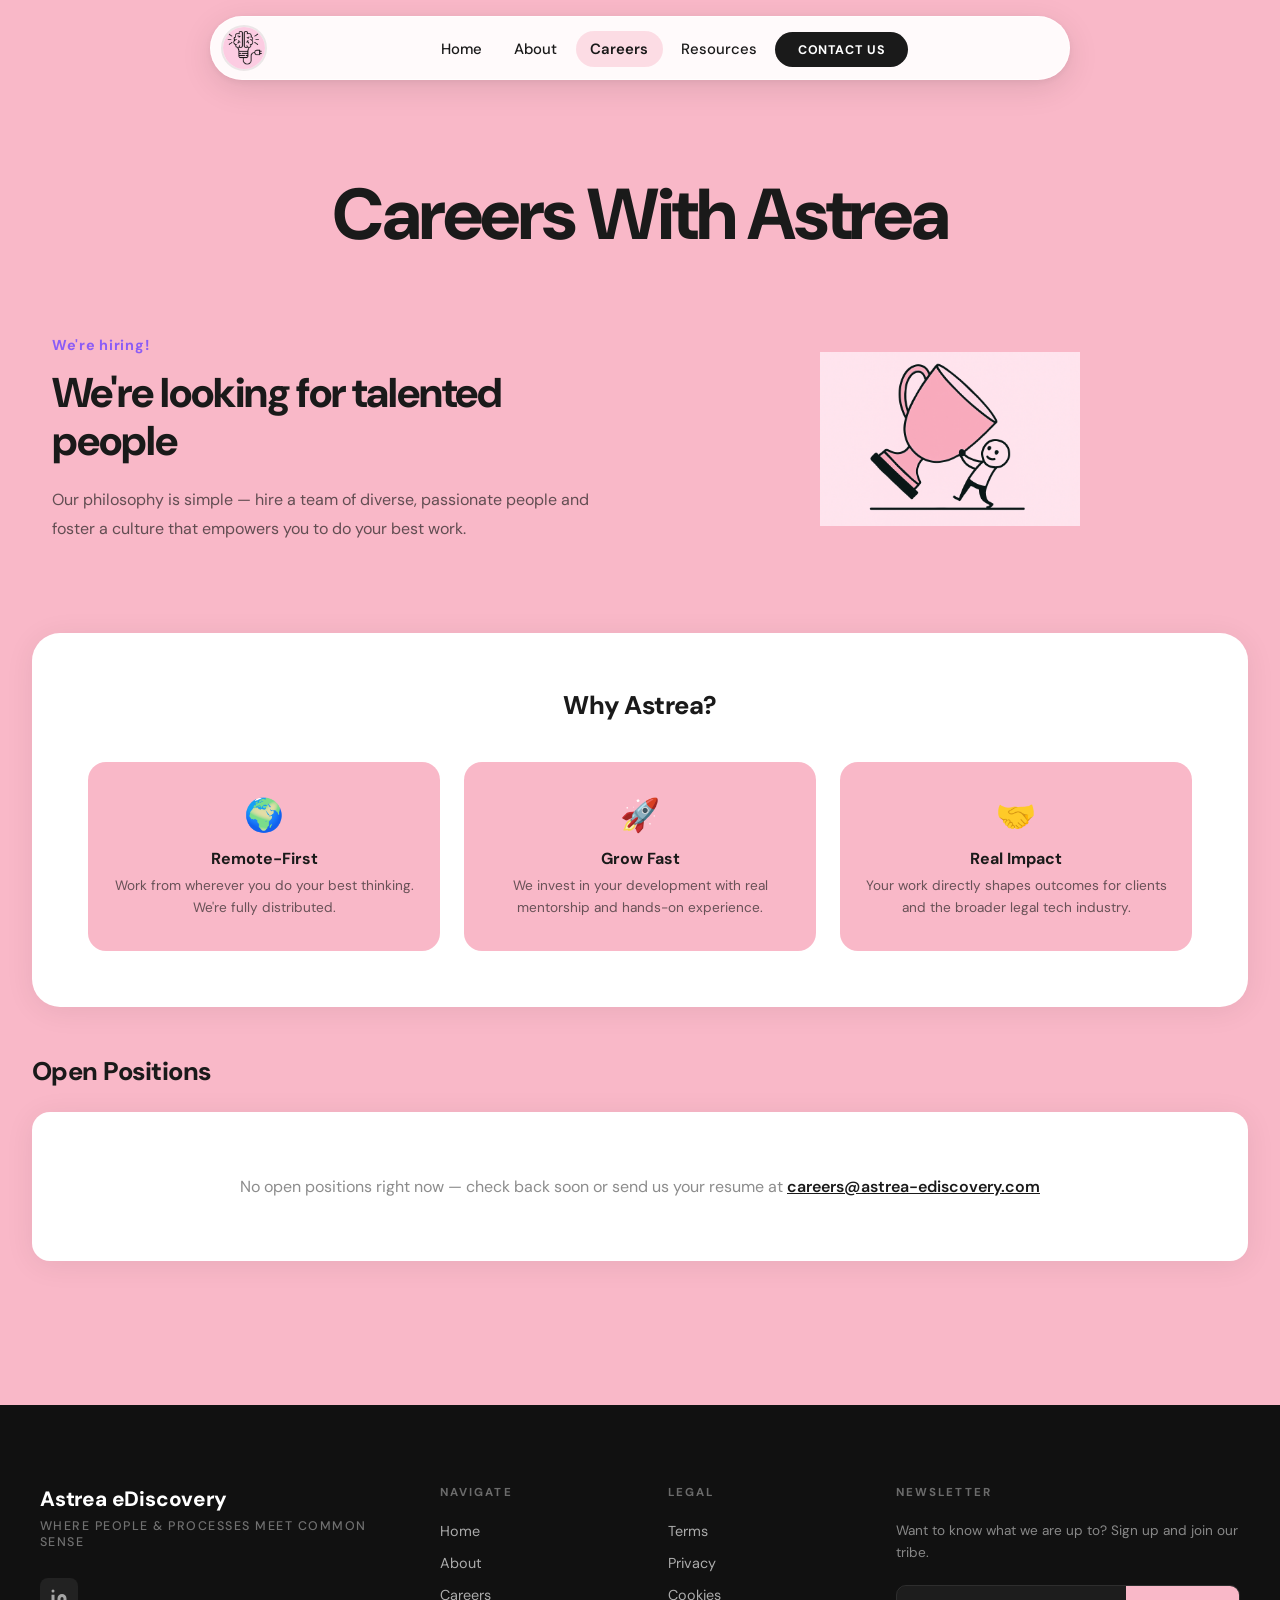
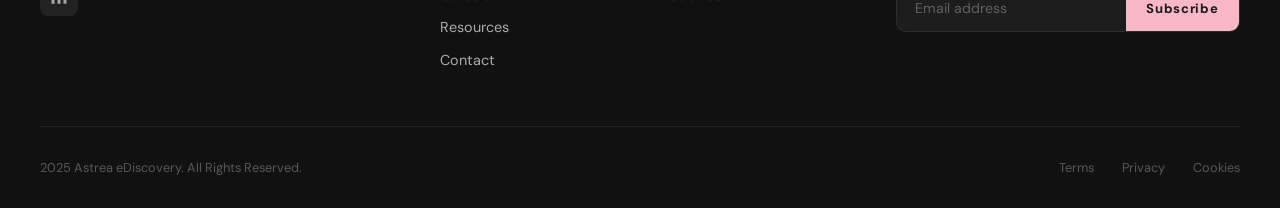
<file: careers.html>
<!DOCTYPE html>
<html lang="en">
<head>
  <meta charset="UTF-8">
  <meta name="viewport" content="width=device-width, initial-scale=1.0">
  <title>Careers — Astrea eDiscovery</title>
  <link rel="icon" type="image/png" href="images/favicon.png">
  <link rel="stylesheet" href="css/style.css">
  <style>
    .careers-hero {
      text-align: center;
      padding: 5rem 2rem 3rem;
    }
    .careers-hero h1 {
      font-size: clamp(2.8rem, 6vw, 4.5rem);
      font-weight: 800;
      letter-spacing: -0.03em;
      opacity: 0;
      animation: fadeUp 0.7s 0.1s ease forwards;
    }
    @keyframes fadeUp {
      from { opacity: 0; transform: translateY(14px); }
      to   { opacity: 1; transform: translateY(0); }
    }

    /* Intro split */
    .careers-intro {
      max-width: 1240px;
      margin: 0 auto;
      padding: 0 2rem 4rem;
      display: grid;
      grid-template-columns: 1fr 1fr;
      gap: 4rem;
      align-items: center;
    }
    .hiring-badge {
      display: inline-block;
      color: #8B5CF6;
      font-weight: 700;
      font-size: 0.9rem;
      letter-spacing: 0.05em;
      margin-bottom: 1rem;
    }
    .careers-intro h2 {
      font-size: clamp(1.8rem, 3.5vw, 2.6rem);
      font-weight: 800;
      letter-spacing: -0.025em;
      margin-bottom: 1.25rem;
      line-height: 1.15;
    }
    .careers-intro p {
      font-size: 1rem;
      line-height: 1.8;
      color: rgba(26,26,26,0.68);
    }
    .careers-intro-img {
      display: flex;
      justify-content: center;
    }
    .careers-intro-img img {
      width: 260px;
      height: 260px;
      object-fit: contain;
    }

    /* Values strip */
    .perks-section {
      padding: 0 2rem 3rem;
    }
    .perks-inner {
      max-width: 1240px;
      margin: 0 auto;
      background: var(--white);
      border-radius: var(--radius-lg);
      padding: 3.5rem;
      box-shadow: var(--shadow-card);
    }
    .perks-inner h2 {
      font-size: 1.6rem;
      font-weight: 800;
      letter-spacing: -0.02em;
      margin-bottom: 2.5rem;
      text-align: center;
    }
    .perks-grid {
      display: grid;
      grid-template-columns: repeat(3, 1fr);
      gap: 1.5rem;
    }
    .perk-card {
      background: var(--pink);
      border-radius: var(--radius-md);
      padding: 2rem 1.5rem;
      text-align: center;
    }
    .perk-icon { font-size: 2rem; margin-bottom: 0.75rem; }
    .perk-card h3 { font-size: 1rem; font-weight: 700; margin-bottom: 0.4rem; }
    .perk-card p  { font-size: 0.85rem; color: rgba(26,26,26,0.65); line-height: 1.6; }

    /* Job listings */
    .jobs-section {
      padding: 0 2rem 4rem;
    }
    .jobs-inner {
      max-width: 1240px;
      margin: 0 auto;
    }
    .jobs-header {
      display: flex;
      justify-content: space-between;
      align-items: center;
      margin-bottom: 1.5rem;
    }
    .jobs-header h2 {
      font-size: 1.6rem;
      font-weight: 800;
      letter-spacing: -0.02em;
    }
    .jobs-count {
      font-size: 0.85rem;
      color: rgba(26,26,26,0.45);
      font-weight: 500;
    }

    .job-card {
      background: var(--white);
      border-radius: var(--radius-md);
      padding: 2rem 2.5rem;
      margin-bottom: 1rem;
      box-shadow: var(--shadow-card);
      display: flex;
      align-items: center;
      justify-content: space-between;
      gap: 2rem;
      cursor: pointer;
      transition: transform var(--transition), box-shadow var(--transition);
    }
    .job-card:hover {
      transform: translateY(-3px);
      box-shadow: var(--shadow-lift);
    }
    .job-info h3 {
      font-size: 1.1rem;
      font-weight: 700;
      margin-bottom: 0.5rem;
    }
    .job-meta {
      display: flex;
      gap: 0.75rem;
      flex-wrap: wrap;
    }
    .job-tag {
      display: inline-block;
      background: var(--pink);
      color: var(--dark);
      font-size: 0.75rem;
      font-weight: 600;
      padding: 0.25rem 0.75rem;
      border-radius: 50px;
    }
    .job-arrow {
      font-size: 1.2rem;
      opacity: 0.4;
      flex-shrink: 0;
      transition: opacity var(--transition), transform var(--transition);
    }
    .job-card:hover .job-arrow { opacity: 1; transform: translateX(4px); }

    /* Empty state */
    .no-jobs {
      background: var(--white);
      border-radius: var(--radius-md);
      padding: 4rem 2rem;
      text-align: center;
      box-shadow: var(--shadow-card);
    }
    .no-jobs p { color: rgba(26,26,26,0.5); font-size: 1rem; }

    /* Job modal */
    .job-modal-overlay {
      position: fixed;
      inset: 0;
      background: rgba(10,10,10,0.6);
      z-index: 1000;
      display: flex;
      align-items: center;
      justify-content: center;
      padding: 2rem;
      opacity: 0;
      visibility: hidden;
      transition: opacity 0.3s ease, visibility 0.3s ease;
      backdrop-filter: blur(4px);
    }
    .job-modal-overlay.open { opacity: 1; visibility: visible; }
    .job-modal {
      background: var(--white);
      border-radius: var(--radius-lg);
      max-width: 680px;
      width: 100%;
      max-height: 85vh;
      overflow-y: auto;
      padding: 3rem;
      transform: scale(0.92) translateY(16px);
      transition: transform 0.32s cubic-bezier(0.34,1.56,0.64,1);
      position: relative;
    }
    .job-modal-overlay.open .job-modal { transform: scale(1) translateY(0); }
    .job-modal-close {
      position: absolute;
      top: 1.25rem; right: 1.25rem;
      width: 34px; height: 34px;
      background: var(--dark);
      border: none; border-radius: 50%;
      display: flex; align-items: center; justify-content: center;
      cursor: pointer; color: white;
      transition: transform var(--transition);
    }
    .job-modal-close:hover { transform: rotate(90deg); }
    .modal-job-tags { display: flex; gap: 0.5rem; flex-wrap: wrap; margin: 1rem 0 1.5rem; }
    .modal-job-title { font-size: 1.8rem; font-weight: 800; letter-spacing: -0.02em; }
    .modal-section-title { font-size: 0.75rem; font-weight: 700; letter-spacing: 0.15em; text-transform: uppercase; color: rgba(26,26,26,0.4); margin: 1.5rem 0 0.75rem; }
    .modal-body-text { font-size: 0.95rem; line-height: 1.8; color: rgba(26,26,26,0.72); }
    .modal-apply-btn {
      display: block;
      width: 100%;
      margin-top: 2rem;
      background: var(--dark);
      color: white;
      border: none;
      padding: 1rem;
      border-radius: var(--radius-sm);
      font-family: 'DM Sans', sans-serif;
      font-size: 0.95rem;
      font-weight: 700;
      cursor: pointer;
      transition: background var(--transition);
      text-align: center;
      text-decoration: none;
    }
    .modal-apply-btn:hover { background: #333; }

    @media (max-width: 768px) {
      .careers-intro { grid-template-columns: 1fr; gap: 2rem; }
      .careers-intro-img { display: none; }
      .perks-grid { grid-template-columns: 1fr; }
      .job-card { flex-direction: column; align-items: flex-start; }
      .job-modal { padding: 2rem 1.5rem; }
    }
  </style>
</head>
<body>

<div id="site-header"></div>

<!-- HERO -->
<section class="careers-hero">
  <h1>Careers With Astrea</h1>
</section>

<!-- INTRO -->
<div class="careers-intro reveal">
  <div>
    <span class="hiring-badge">We're hiring!</span>
    <h2>We're looking for talented people</h2>
    <p>Our philosophy is simple — hire a team of diverse, passionate people and foster a culture that empowers you to do your best work.</p>
  </div>
  <div class="careers-intro-img">
    <img src="images/icon-trophy.png" alt="Join our team">
  </div>
</div>

<!-- PERKS -->
<section class="perks-section">
  <div class="perks-inner reveal">
    <h2>Why Astrea?</h2>
    <div class="perks-grid">
      <div class="perk-card">
        <div class="perk-icon">🌍</div>
        <h3>Remote-First</h3>
        <p>Work from wherever you do your best thinking. We're fully distributed.</p>
      </div>
      <div class="perk-card">
        <div class="perk-icon">🚀</div>
        <h3>Grow Fast</h3>
        <p>We invest in your development with real mentorship and hands-on experience.</p>
      </div>
      <div class="perk-card">
        <div class="perk-icon">🤝</div>
        <h3>Real Impact</h3>
        <p>Your work directly shapes outcomes for clients and the broader legal tech industry.</p>
      </div>
    </div>
  </div>
</section>

<!-- JOB LISTINGS -->
<section class="jobs-section">
  <div class="jobs-inner">
    <div class="jobs-header reveal">
      <h2>Open Positions</h2>
      <span class="jobs-count" id="jobsCount"></span>
    </div>
    <div id="jobsList"></div>
  </div>
</section>

<!-- JOB MODAL -->
<div class="job-modal-overlay" id="jobModalOverlay" onclick="closeJobModalOnOverlay(event)">
  <div class="job-modal">
    <button class="job-modal-close" onclick="closeJobModal()">
      <svg width="14" height="14" viewBox="0 0 14 14" fill="none">
        <line x1="1" y1="1" x2="13" y2="13" stroke="white" stroke-width="2.2" stroke-linecap="round"/>
        <line x1="13" y1="1" x2="1" y2="13" stroke="white" stroke-width="2.2" stroke-linecap="round"/>
      </svg>
    </button>
    <div class="modal-job-title" id="modalJobTitle"></div>
    <div class="modal-job-tags" id="modalJobTags"></div>
    <div class="modal-section-title">About the Role</div>
    <div class="modal-body-text" id="modalJobDesc"></div>
    <div class="modal-section-title" id="reqHeader" style="display:none">Requirements</div>
    <div class="modal-body-text" id="modalJobReqs"></div>
    <a class="modal-apply-btn" id="modalApplyBtn" href="mailto:careers@astrea-ediscovery.com">Apply Now →</a>
  </div>
</div>

<div id="site-footer"></div>
<script src="js/components.js"></script>
<script>
  function renderJobs() {
    const jobs = JSON.parse(localStorage.getItem('astrea_jobs') || '[]');
    const list = document.getElementById('jobsList');
    const count = document.getElementById('jobsCount');

    count.textContent = jobs.length
      ? `${jobs.length} open position${jobs.length > 1 ? 's' : ''}`
      : '';

    if (!jobs.length) {
      list.innerHTML = `<div class="no-jobs">
        <p>No open positions right now — check back soon or send us your resume at <a href="mailto:careers@astrea-ediscovery.com" style="color:var(--dark);font-weight:600;">careers@astrea-ediscovery.com</a></p>
      </div>`;
      return;
    }

    list.innerHTML = jobs.map(j => `
      <div class="job-card reveal" onclick="openJobModal('${j.id}')">
        <div class="job-info">
          <h3>${j.title}</h3>
          <div class="job-meta">
            <span class="job-tag">${j.department}</span>
            <span class="job-tag">${j.location}</span>
            <span class="job-tag">${j.type}</span>
          </div>
        </div>
        <span class="job-arrow">→</span>
      </div>`).join('');
  }

  function openJobModal(id) {
    const jobs = JSON.parse(localStorage.getItem('astrea_jobs') || '[]');
    const j = jobs.find(x => x.id === id);
    if (!j) return;

    document.getElementById('modalJobTitle').textContent = j.title;
    document.getElementById('modalJobDesc').textContent = j.description;

    const tags = document.getElementById('modalJobTags');
    tags.innerHTML = [j.department, j.location, j.type]
      .map(t => `<span class="job-tag">${t}</span>`).join('');

    const reqHeader = document.getElementById('reqHeader');
    const reqEl = document.getElementById('modalJobReqs');
    if (j.requirements && j.requirements.length) {
      reqHeader.style.display = '';
      reqEl.innerHTML = '<ul style="padding-left:1.25rem;line-height:2;">' +
        j.requirements.map(r => `<li>${r}</li>`).join('') + '</ul>';
    } else {
      reqHeader.style.display = 'none';
      reqEl.innerHTML = '';
    }

    if (j.applyEmail) {
      document.getElementById('modalApplyBtn').href = `mailto:${j.applyEmail}?subject=Application: ${j.title}`;
    }

    document.getElementById('jobModalOverlay').classList.add('open');
    document.body.style.overflow = 'hidden';
  }

  function closeJobModal() {
    document.getElementById('jobModalOverlay').classList.remove('open');
    document.body.style.overflow = '';
  }
  function closeJobModalOnOverlay(e) {
    if (e.target === document.getElementById('jobModalOverlay')) closeJobModal();
  }
  document.addEventListener('keydown', e => { if (e.key === 'Escape') closeJobModal(); });

  renderJobs();
</script>
</body>
</html>
</file>
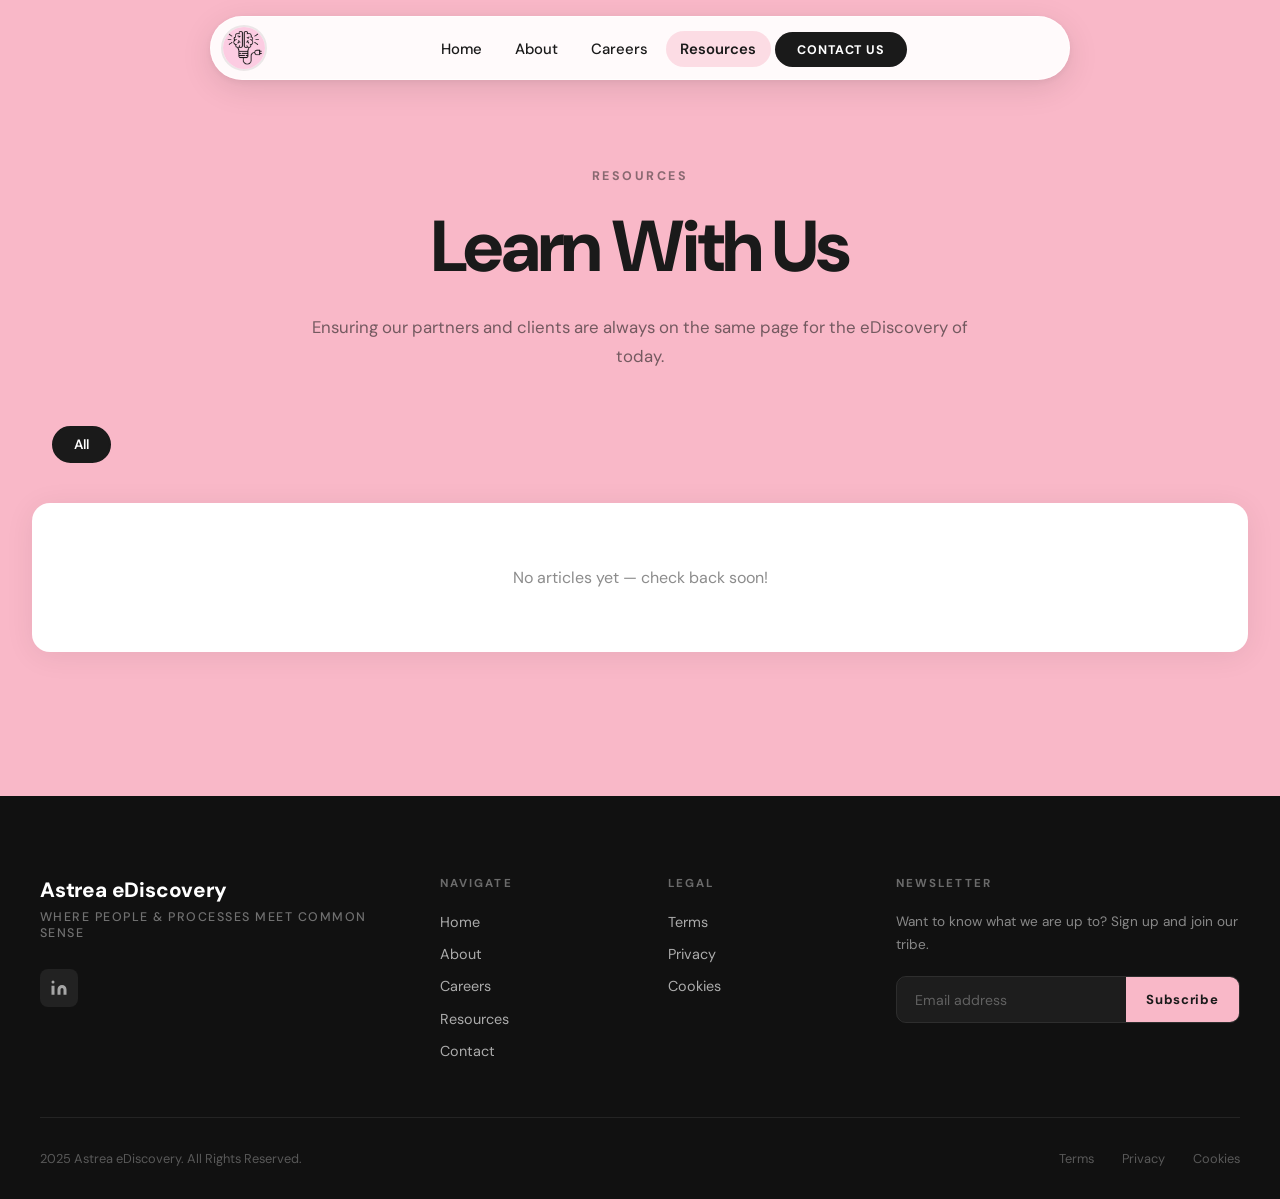
<file: resources.html>
<!DOCTYPE html>
<html lang="en">
<head>
  <meta charset="UTF-8">
  <meta name="viewport" content="width=device-width, initial-scale=1.0">
  <title>Resources — Astrea eDiscovery</title>
  <link rel="icon" type="image/png" href="images/favicon.png">
  <link rel="stylesheet" href="css/style.css">
  <style>
    /* Hero */
    .resources-hero {
      text-align: center;
      padding: 5rem 2rem 3.5rem;
      max-width: 760px;
      margin: 0 auto;
    }
    .resources-label {
      font-size: 0.78rem;
      font-weight: 700;
      letter-spacing: 0.2em;
      text-transform: uppercase;
      color: rgba(26,26,26,0.5);
      margin-bottom: 1rem;
      opacity: 0;
      animation: fadeUp 0.6s 0.1s ease forwards;
    }
    .resources-hero h1 {
      font-size: clamp(2.8rem, 6vw, 4.5rem);
      font-weight: 800;
      letter-spacing: -0.03em;
      margin-bottom: 1.25rem;
      opacity: 0;
      animation: fadeUp 0.6s 0.25s ease forwards;
    }
    .resources-hero p {
      font-size: 1.05rem;
      color: rgba(26,26,26,0.6);
      line-height: 1.7;
      opacity: 0;
      animation: fadeUp 0.6s 0.4s ease forwards;
    }
    @keyframes fadeUp {
      from { opacity: 0; transform: translateY(12px); }
      to   { opacity: 1; transform: translateY(0); }
    }

    /* Category filter */
    .category-filter {
      max-width: 1240px;
      margin: 0 auto 2.5rem;
      padding: 0 2rem;
      display: flex;
      gap: 0.5rem;
      flex-wrap: wrap;
    }
    .filter-btn {
      border: 2px solid rgba(26,26,26,0.15);
      background: transparent;
      color: rgba(26,26,26,0.6);
      padding: 0.5rem 1.25rem;
      border-radius: 50px;
      font-family: 'DM Sans', sans-serif;
      font-size: 0.85rem;
      font-weight: 600;
      cursor: pointer;
      transition: all var(--transition);
    }
    .filter-btn:hover, .filter-btn.active {
      background: var(--dark);
      border-color: var(--dark);
      color: white;
    }

    /* Articles grid */
    .articles-section {
      padding: 0 2rem 4rem;
    }
    .articles-grid {
      max-width: 1240px;
      margin: 0 auto;
      display: grid;
      grid-template-columns: repeat(3, 1fr);
      gap: 1.5rem;
    }
    .article-card {
      background: var(--white);
      border-radius: var(--radius-md);
      overflow: hidden;
      box-shadow: var(--shadow-card);
      cursor: pointer;
      transition: transform var(--transition), box-shadow var(--transition);
      display: flex;
      flex-direction: column;
    }
    .article-card:hover {
      transform: translateY(-5px);
      box-shadow: var(--shadow-lift);
    }
    .article-img {
      height: 180px;
      background: var(--pink);
      display: flex;
      align-items: center;
      justify-content: center;
      overflow: hidden;
    }
    .article-img img {
      width: 100%;
      height: 100%;
      object-fit: cover;
    }
    .article-img-placeholder {
      font-size: 4rem;
    }
    .article-body {
      padding: 1.5rem;
      flex: 1;
      display: flex;
      flex-direction: column;
    }
    .article-category {
      font-size: 0.72rem;
      font-weight: 700;
      letter-spacing: 0.12em;
      text-transform: uppercase;
      color: #8B5CF6;
      margin-bottom: 0.6rem;
    }
    .article-title {
      font-size: 1.05rem;
      font-weight: 700;
      line-height: 1.4;
      margin-bottom: 0.75rem;
      letter-spacing: -0.01em;
    }
    .article-excerpt {
      font-size: 0.88rem;
      color: rgba(26,26,26,0.62);
      line-height: 1.65;
      flex: 1;
      margin-bottom: 1.25rem;
      display: -webkit-box;
      -webkit-line-clamp: 3;
      -webkit-box-orient: vertical;
      overflow: hidden;
    }
    .article-meta {
      display: flex;
      align-items: center;
      gap: 0.75rem;
      padding-top: 1rem;
      border-top: 1px solid rgba(0,0,0,0.06);
    }
    .article-avatar {
      width: 36px; height: 36px;
      border-radius: 50%;
      object-fit: cover;
      background: var(--pink);
      flex-shrink: 0;
      display: flex;
      align-items: center;
      justify-content: center;
      font-size: 1.1rem;
      overflow: hidden;
    }
    .article-avatar img { width: 100%; height: 100%; object-fit: cover; }
    .article-byline { font-size: 0.78rem; color: rgba(26,26,26,0.5); }
    .article-byline strong { display: block; font-size: 0.82rem; color: var(--dark); font-weight: 600; }

    /* Empty state */
    .no-articles {
      grid-column: 1 / -1;
      background: var(--white);
      border-radius: var(--radius-md);
      padding: 4rem 2rem;
      text-align: center;
      box-shadow: var(--shadow-card);
    }
    .no-articles p { color: rgba(26,26,26,0.5); }

    /* View all */
    .view-all-wrap {
      text-align: center;
      margin-top: 3rem;
    }

    /* Article modal */
    .art-overlay {
      position: fixed;
      inset: 0;
      background: rgba(10,10,10,0.65);
      z-index: 1000;
      display: flex;
      align-items: center;
      justify-content: center;
      padding: 2rem;
      opacity: 0;
      visibility: hidden;
      transition: opacity 0.3s, visibility 0.3s;
      backdrop-filter: blur(5px);
    }
    .art-overlay.open { opacity: 1; visibility: visible; }
    .art-modal {
      background: var(--white);
      border-radius: var(--radius-lg);
      max-width: 740px;
      width: 100%;
      max-height: 88vh;
      overflow-y: auto;
      transform: scale(0.93) translateY(16px);
      transition: transform 0.32s cubic-bezier(0.34,1.56,0.64,1);
      position: relative;
    }
    .art-overlay.open .art-modal { transform: scale(1) translateY(0); }
    .art-modal-header {
      background: var(--pink);
      padding: 3rem 3rem 2rem;
      position: relative;
    }
    .art-modal-close {
      position: absolute;
      top: 1.25rem; right: 1.25rem;
      width: 34px; height: 34px;
      background: var(--dark);
      border: none; border-radius: 50%;
      display: flex; align-items: center; justify-content: center;
      cursor: pointer; color: white;
      transition: transform var(--transition);
    }
    .art-modal-close:hover { transform: rotate(90deg); }
    .art-modal-cat { font-size: 0.75rem; font-weight: 700; letter-spacing: 0.15em; text-transform: uppercase; color: #8B5CF6; margin-bottom: 0.75rem; }
    .art-modal-title { font-size: 1.8rem; font-weight: 800; letter-spacing: -0.02em; margin-bottom: 1rem; }
    .art-modal-meta { display: flex; align-items: center; gap: 0.75rem; }
    .art-modal-body { padding: 2.5rem 3rem; font-size: 0.97rem; line-height: 1.85; color: rgba(26,26,26,0.78); }

    @media (max-width: 900px) {
      .articles-grid { grid-template-columns: repeat(2, 1fr); }
    }
    @media (max-width: 600px) {
      .articles-grid { grid-template-columns: 1fr; }
      .art-modal-header { padding: 2rem 1.5rem; }
      .art-modal-body { padding: 2rem 1.5rem; }
    }
  </style>
</head>
<body>

<div id="site-header"></div>

<!-- HERO -->
<section class="resources-hero">
  <div class="resources-label">Resources</div>
  <h1>Learn With Us</h1>
  <p>Ensuring our partners and clients are always on the same page for the eDiscovery of today.</p>
</section>

<!-- CATEGORY FILTER -->
<div class="category-filter reveal" id="categoryFilter">
  <button class="filter-btn active" onclick="filterArticles('all', this)">All</button>
</div>

<!-- ARTICLES -->
<section class="articles-section">
  <div class="articles-grid" id="articlesGrid"></div>
  <div class="view-all-wrap" id="viewAllWrap" style="display:none;">
    <button class="btn-outline" onclick="showAllArticles()">View All Articles</button>
  </div>
</section>

<!-- ARTICLE MODAL -->
<div class="art-overlay" id="artOverlay" onclick="closeArtModalOnOverlay(event)">
  <div class="art-modal">
    <div class="art-modal-header">
      <button class="art-modal-close" onclick="closeArtModal()">
        <svg width="14" height="14" viewBox="0 0 14 14" fill="none">
          <line x1="1" y1="1" x2="13" y2="13" stroke="white" stroke-width="2.2" stroke-linecap="round"/>
          <line x1="13" y1="1" x2="1" y2="13" stroke="white" stroke-width="2.2" stroke-linecap="round"/>
        </svg>
      </button>
      <div class="art-modal-cat" id="artModalCat"></div>
      <div class="art-modal-title" id="artModalTitle"></div>
      <div class="art-modal-meta" id="artModalMeta"></div>
    </div>
    <div class="art-modal-body" id="artModalBody"></div>
  </div>
</div>

<div id="site-footer"></div>
<script src="js/components.js"></script>
<script>
  const PREVIEW_COUNT = 6;
  let currentFilter = 'all';
  let showAll = false;

  function getArticles() {
    return JSON.parse(localStorage.getItem('astrea_resources') || '[]');
  }

  function buildCategoryFilters(articles) {
    const cats = [...new Set(articles.map(a => a.category).filter(Boolean))];
    const bar = document.getElementById('categoryFilter');
    bar.innerHTML = `<button class="filter-btn active" onclick="filterArticles('all', this)">All</button>` +
      cats.map(c => `<button class="filter-btn" onclick="filterArticles('${c}', this)">${c}</button>`).join('');
  }

  function filterArticles(cat, btn) {
    currentFilter = cat;
    showAll = false;
    document.querySelectorAll('.filter-btn').forEach(b => b.classList.remove('active'));
    btn.classList.add('active');
    renderArticles();
  }

  function showAllArticles() {
    showAll = true;
    renderArticles();
    document.getElementById('viewAllWrap').style.display = 'none';
  }

  function renderArticles() {
    const all = getArticles();
    const filtered = currentFilter === 'all'
      ? all
      : all.filter(a => a.category === currentFilter);
    const toShow = (showAll || filtered.length <= PREVIEW_COUNT)
      ? filtered
      : filtered.slice(0, PREVIEW_COUNT);

    document.getElementById('viewAllWrap').style.display =
      (!showAll && filtered.length > PREVIEW_COUNT) ? 'block' : 'none';

    const grid = document.getElementById('articlesGrid');

    if (!filtered.length) {
      grid.innerHTML = `<div class="no-articles">
        <p>No articles yet — check back soon!</p>
      </div>`;
      return;
    }

    grid.innerHTML = toShow.map(a => `
      <div class="article-card reveal" onclick="openArticle('${a.id}')">
        <div class="article-img">
          ${a.image
            ? `<img src="${a.image}" alt="${a.title}">`
            : `<img src="images/icon-identify.png" alt="article" style="width:120px;height:120px;object-fit:contain;">`}
        </div>
        <div class="article-body">
          <div class="article-category">${a.category || 'General'}</div>
          <div class="article-title">${a.title}</div>
          <div class="article-excerpt">${a.excerpt}</div>
          <div class="article-meta">
            <div class="article-avatar">
              ${a.authorPhoto ? `<img src="${a.authorPhoto}" alt="${a.author}">` : '👤'}
            </div>
            <div class="article-byline">
              <strong>${a.author || 'Astrea Team'}</strong>
              ${a.date || ''} ${a.readTime ? '• ' + a.readTime : ''}
            </div>
          </div>
        </div>
      </div>`).join('');
  }

  function openArticle(id) {
    const a = getArticles().find(x => x.id === id);
    if (!a) return;
    document.getElementById('artModalCat').textContent = a.category || '';
    document.getElementById('artModalTitle').textContent = a.title;
    document.getElementById('artModalMeta').innerHTML = `
      <div class="article-avatar">
        ${a.authorPhoto ? `<img src="${a.authorPhoto}" alt="${a.author}">` : '👤'}
      </div>
      <div class="article-byline">
        <strong>${a.author || 'Astrea Team'}</strong>
        ${a.date || ''} ${a.readTime ? '• ' + a.readTime : ''}
      </div>`;
    document.getElementById('artModalBody').innerHTML =
      (a.content || a.excerpt || '').replace(/\n\n/g, '</p><p>').replace(/^/, '<p>').replace(/$/, '</p>');
    document.getElementById('artOverlay').classList.add('open');
    document.body.style.overflow = 'hidden';
  }

  function closeArtModal() {
    document.getElementById('artOverlay').classList.remove('open');
    document.body.style.overflow = '';
  }
  function closeArtModalOnOverlay(e) {
    if (e.target === document.getElementById('artOverlay')) closeArtModal();
  }
  document.addEventListener('keydown', e => { if (e.key === 'Escape') closeArtModal(); });

  const articles = getArticles();
  buildCategoryFilters(articles);
  renderArticles();
</script>
</body>
</html>
</file>
<file: css/style.css>
/* =============================================
   ASTREA eDISCOVERY — SHARED STYLES
   ============================================= */

@import url('https://fonts.googleapis.com/css2?family=DM+Sans:ital,opsz,wght@0,9..40,300;0,9..40,400;0,9..40,500;0,9..40,600;0,9..40,700;0,9..40,800;1,9..40,400&display=swap');

:root {
  --pink:        #F9B8C8;
  --pink-light:  #fcd6e1;
  --pink-dark:   #f0a0bb;
  --dark:        #1a1a1a;
  --dark-2:      #2e2e2e;
  --footer-bg:   #111111;
  --white:       #ffffff;
  --card-bg:     rgba(255,255,255,0.95);
  --radius-sm:   10px;
  --radius-md:   18px;
  --radius-lg:   28px;
  --shadow-card: 0 4px 30px rgba(0,0,0,0.07);
  --shadow-lift: 0 16px 50px rgba(0,0,0,0.13);
  --transition:  0.28s cubic-bezier(0.4,0,0.2,1);
}

*, *::before, *::after { margin: 0; padding: 0; box-sizing: border-box; }

html { scroll-behavior: smooth; }

body {
  font-family: 'DM Sans', sans-serif;
  background: var(--pink);
  color: var(--dark);
  -webkit-font-smoothing: antialiased;
  overflow-x: hidden;
}

/* ─── NAV — FLOATING ISLAND ───────────────── */
.nav-wrapper {
  position: fixed;
  top: 0;
  left: 0;
  right: 0;
  z-index: 900;
  display: flex;
  justify-content: center;
  padding: 1rem 1.5rem;
  pointer-events: none; /* let clicks pass through the wrapper */
  transition: transform 0.4s cubic-bezier(0.4, 0, 0.2, 1),
              opacity  0.4s cubic-bezier(0.4, 0, 0.2, 1);
}

/* Hide on scroll down */
.nav-wrapper.nav-hidden {
  transform: translateY(-120%);
  opacity: 0;
}

.nav {
  pointer-events: all; /* re-enable clicks on the actual nav pill */
  background: rgba(255, 255, 255, 0.92);
  backdrop-filter: blur(20px);
  -webkit-backdrop-filter: blur(20px);
  border-radius: 999px;
  border: 1px solid rgba(255, 255, 255, 0.8);
  box-shadow: 0 8px 32px rgba(0, 0, 0, 0.10),
              0 2px 8px rgba(0, 0, 0, 0.06);
  display: flex;
  align-items: center;
  gap: 0.5rem;
  padding: 0.5rem 0.6rem 0.5rem 0.6rem;
  max-width: 860px;
  width: 100%;
  transition: box-shadow 0.3s ease, background 0.3s ease;
}

.nav:hover {
  box-shadow: 0 12px 40px rgba(0, 0, 0, 0.13),
              0 2px 8px rgba(0, 0, 0, 0.07);
}

/* Logo */
.nav-logo {
  display: flex;
  align-items: center;
  flex-shrink: 0;
  text-decoration: none;
}

.nav-logo img {
  width: 46px;
  height: 46px;
  border-radius: 50%;
  object-fit: cover;
  border: 2px solid rgba(0,0,0,0.08);
  display: block;
}

/* Links */
.nav-links {
  display: flex;
  align-items: center;
  gap: 0.25rem;
  list-style: none;
  flex: 1;
  justify-content: center;
}

.nav-links a {
  text-decoration: none;
  color: var(--dark);
  font-weight: 500;
  font-size: 0.93rem;
  padding: 0.5rem 0.9rem;
  border-radius: 999px;
  transition: background var(--transition), color var(--transition);
  white-space: nowrap;
}

.nav-links a:hover {
  background: rgba(249, 184, 200, 0.3);
  color: var(--dark);
}

.nav-links a.active {
  background: rgba(249, 184, 200, 0.45);
  font-weight: 600;
}

/* Contact button */
.btn-nav {
  background: var(--dark) !important;
  color: var(--white) !important;
  padding: 0.6rem 1.4rem !important;
  border-radius: 999px !important;
  font-weight: 700 !important;
  letter-spacing: 0.07em !important;
  font-size: 0.78rem !important;
  text-transform: uppercase !important;
  transition: background var(--transition), transform var(--transition) !important;
}

.btn-nav:hover {
  background: #333 !important;
  transform: scale(1.03) !important;
}

/* Hamburger */
.hamburger {
  display: none;
  flex-direction: column;
  gap: 4px;
  cursor: pointer;
  background: none;
  border: none;
  padding: 8px;
  border-radius: 50%;
  flex-shrink: 0;
}

.hamburger span {
  display: block;
  width: 20px;
  height: 2px;
  background: var(--dark);
  border-radius: 2px;
  transition: all 0.3s;
}

.hamburger.open span:nth-child(1) { transform: rotate(45deg) translate(4px, 4px); }
.hamburger.open span:nth-child(2) { opacity: 0; }
.hamburger.open span:nth-child(3) { transform: rotate(-45deg) translate(4px, -4px); }

/* Body offset so content isn't hidden under fixed nav */
body { padding-top: 88px; }

/* ─── BUTTONS ─────────────────────────────── */
.btn-outline {
  display: inline-flex;
  align-items: center;
  gap: 0.5rem;
  border: 2px solid var(--dark);
  color: var(--dark);
  background: transparent;
  padding: 0.85rem 2.5rem;
  border-radius: 50px;
  font-family: 'DM Sans', sans-serif;
  font-weight: 700;
  letter-spacing: 0.1em;
  font-size: 0.82rem;
  text-transform: uppercase;
  text-decoration: none;
  cursor: pointer;
  transition: all var(--transition);
}

.btn-outline:hover {
  background: var(--dark);
  color: var(--white);
  transform: translateY(-2px);
  box-shadow: 0 8px 24px rgba(0,0,0,0.15);
}

.btn-solid {
  display: inline-flex;
  align-items: center;
  gap: 0.5rem;
  border: 2px solid var(--dark);
  color: var(--white);
  background: var(--dark);
  padding: 0.85rem 2.5rem;
  border-radius: 50px;
  font-family: 'DM Sans', sans-serif;
  font-weight: 700;
  letter-spacing: 0.07em;
  font-size: 0.85rem;
  text-decoration: none;
  cursor: pointer;
  transition: all var(--transition);
}

.btn-solid:hover {
  background: transparent;
  color: var(--dark);
  transform: translateY(-2px);
}

/* ─── SECTION WRAPPER ─────────────────────── */
.section-wrap {
  max-width: 1240px;
  margin: 0 auto;
  padding: 0 2rem;
}

/* ─── WHITE CARD BLOCK ────────────────────── */
.card-block {
  background: var(--white);
  border-radius: var(--radius-lg);
  box-shadow: var(--shadow-card);
  padding: 4rem 3rem;
}

/* ─── SCROLL REVEAL ───────────────────────── */
.reveal {
  opacity: 0;
  transform: translateY(28px);
  transition: opacity 0.65s ease, transform 0.65s ease;
}

.reveal.visible {
  opacity: 1;
  transform: translateY(0);
}

.reveal-delay-1 { transition-delay: 0.1s; }
.reveal-delay-2 { transition-delay: 0.2s; }
.reveal-delay-3 { transition-delay: 0.3s; }
.reveal-delay-4 { transition-delay: 0.4s; }

/* ─── FOOTER ──────────────────────────────── */
.footer {
  background: var(--footer-bg);
  color: var(--white);
  margin-top: 5rem;
  padding: 5rem 2.5rem 2rem;
}

.footer-inner {
  max-width: 1240px;
  margin: 0 auto;
}

.footer-top {
  display: grid;
  grid-template-columns: 2fr 1fr 1fr 2fr;
  gap: 3.5rem;
  padding-bottom: 3.5rem;
  border-bottom: 1px solid rgba(255,255,255,0.08);
}

.footer-brand-name {
  font-size: 1.3rem;
  font-weight: 800;
  letter-spacing: -0.01em;
  margin-bottom: 0.4rem;
  color: var(--white);
}

.footer-brand-tag {
  font-size: 0.78rem;
  font-weight: 500;
  letter-spacing: 0.12em;
  text-transform: uppercase;
  color: rgba(255,255,255,0.4);
  margin-bottom: 1.75rem;
}

.footer-social-links {
  display: flex;
  gap: 0.6rem;
}

.footer-social-btn {
  width: 38px;
  height: 38px;
  background: rgba(255,255,255,0.07);
  border-radius: 8px;
  display: flex;
  align-items: center;
  justify-content: center;
  color: rgba(255,255,255,0.6);
  text-decoration: none;
  transition: background var(--transition), color var(--transition);
}

.footer-social-btn:hover {
  background: var(--pink);
  color: var(--dark);
}

.footer-col-title {
  font-size: 0.72rem;
  font-weight: 700;
  letter-spacing: 0.18em;
  text-transform: uppercase;
  color: rgba(255,255,255,0.38);
  margin-bottom: 1.25rem;
}

.footer-col ul {
  list-style: none;
  display: flex;
  flex-direction: column;
  gap: 0.7rem;
}

.footer-col ul a {
  color: rgba(255,255,255,0.65);
  text-decoration: none;
  font-size: 0.9rem;
  transition: color var(--transition);
}

.footer-col ul a:hover { color: var(--pink); }

.footer-newsletter-sub {
  font-size: 0.85rem;
  color: rgba(255,255,255,0.5);
  line-height: 1.65;
  margin-bottom: 1.25rem;
}

.footer-form {
  display: flex;
  border-radius: var(--radius-sm);
  overflow: hidden;
  border: 1px solid rgba(255,255,255,0.12);
}

.footer-form input {
  flex: 1;
  background: rgba(255,255,255,0.05);
  border: none;
  padding: 0.85rem 1.1rem;
  color: var(--white);
  font-family: 'DM Sans', sans-serif;
  font-size: 0.88rem;
  outline: none;
}

.footer-form input::placeholder { color: rgba(255,255,255,0.3); }

.footer-form button {
  background: var(--pink);
  color: var(--dark);
  border: none;
  padding: 0.85rem 1.3rem;
  font-family: 'DM Sans', sans-serif;
  font-weight: 700;
  font-size: 0.82rem;
  letter-spacing: 0.05em;
  cursor: pointer;
  transition: opacity var(--transition);
  white-space: nowrap;
}

.footer-form button:hover { opacity: 0.85; }

.footer-bottom {
  display: flex;
  justify-content: space-between;
  align-items: center;
  padding-top: 2rem;
}

.footer-copy {
  font-size: 0.8rem;
  color: rgba(255,255,255,0.3);
}

.footer-legal {
  display: flex;
  gap: 1.75rem;
}

.footer-legal a {
  font-size: 0.8rem;
  color: rgba(255,255,255,0.3);
  text-decoration: none;
  transition: color var(--transition);
}

.footer-legal a:hover { color: rgba(255,255,255,0.7); }

/* ─── RESPONSIVE ──────────────────────────── */
@media (max-width: 1024px) {
  .footer-top { grid-template-columns: 1fr 1fr; }
  .footer-brand { grid-column: 1 / -1; }
  .footer-newsletter { grid-column: 1 / -1; }
}

@media (max-width: 768px) {
  .nav { border-radius: 20px; padding: 0.5rem; }
  .hamburger { display: flex; }

  .nav-links {
    display: none;
    position: absolute;
    top: calc(100% + 0.75rem);
    left: 0; right: 0;
    background: rgba(255,255,255,0.97);
    backdrop-filter: blur(20px);
    flex-direction: column;
    align-items: stretch;
    padding: 1rem;
    gap: 0.25rem;
    border-radius: 20px;
    box-shadow: 0 12px 40px rgba(0,0,0,0.12);
  }

  .nav-links.open { display: flex; }
  .nav-links a { border-radius: 12px; padding: 0.75rem 1rem; }
  .btn-nav { text-align: center; border-radius: 12px !important; }
  .nav-wrapper { padding: 0.75rem 1rem; }
  body { padding-top: 80px; }

  /* Footer */
  .footer-top { grid-template-columns: 1fr; gap: 2.5rem; }
  .footer-bottom { flex-direction: column; gap: 1rem; text-align: center; }
  .footer-legal { justify-content: center; }
  .card-block { padding: 2.5rem 1.5rem; }
}
</file>
